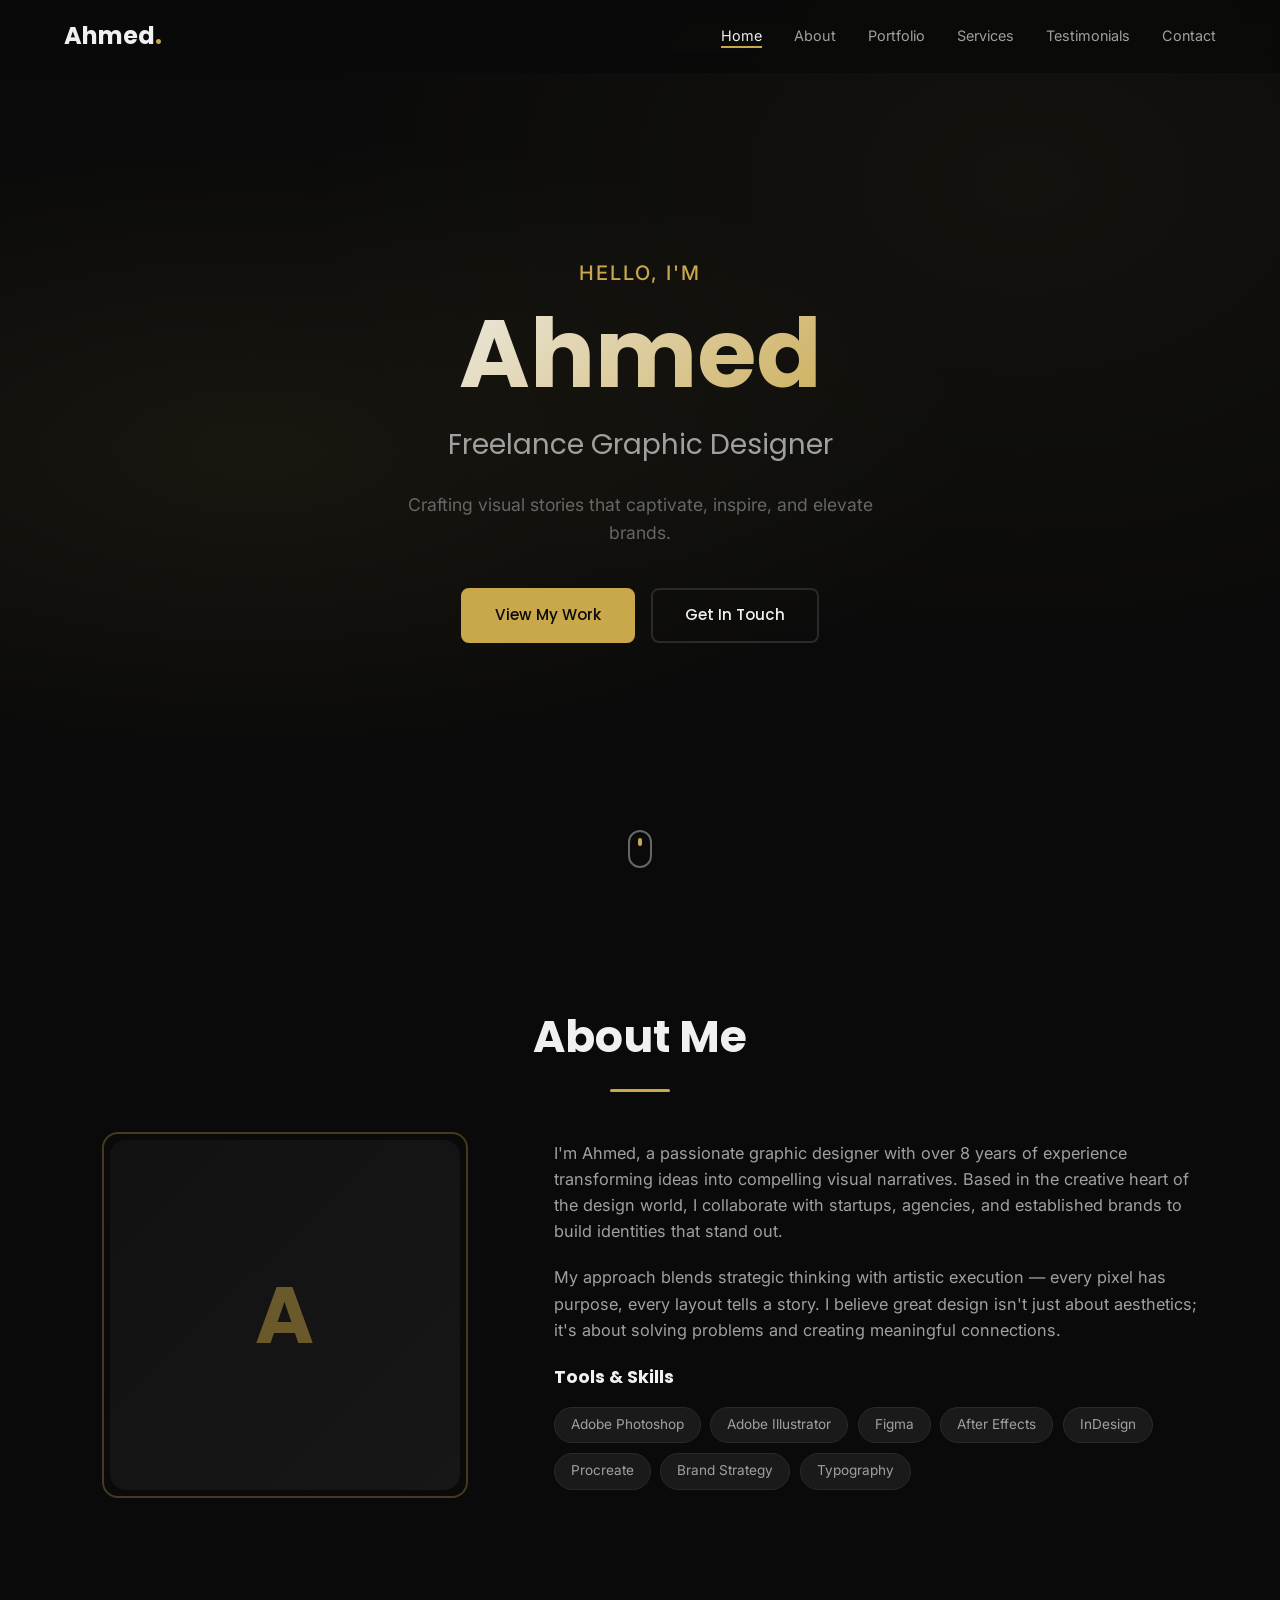
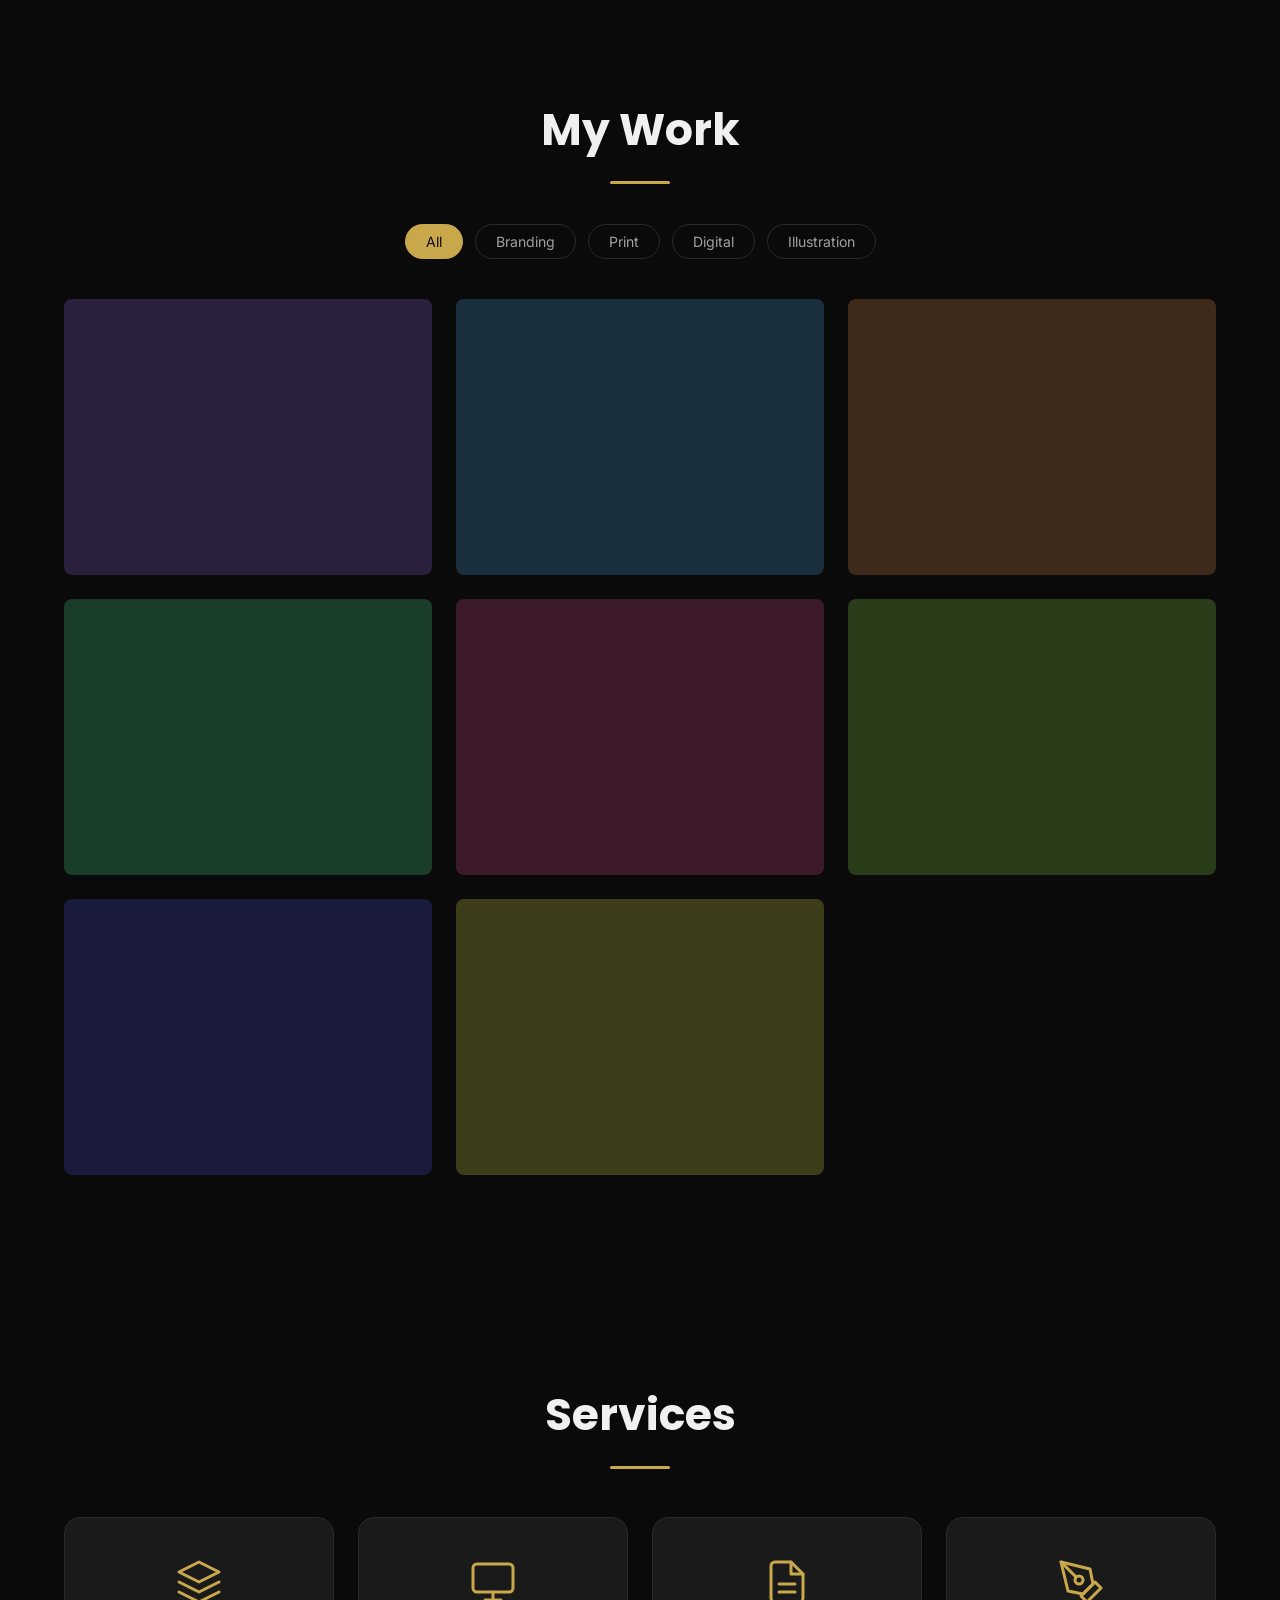
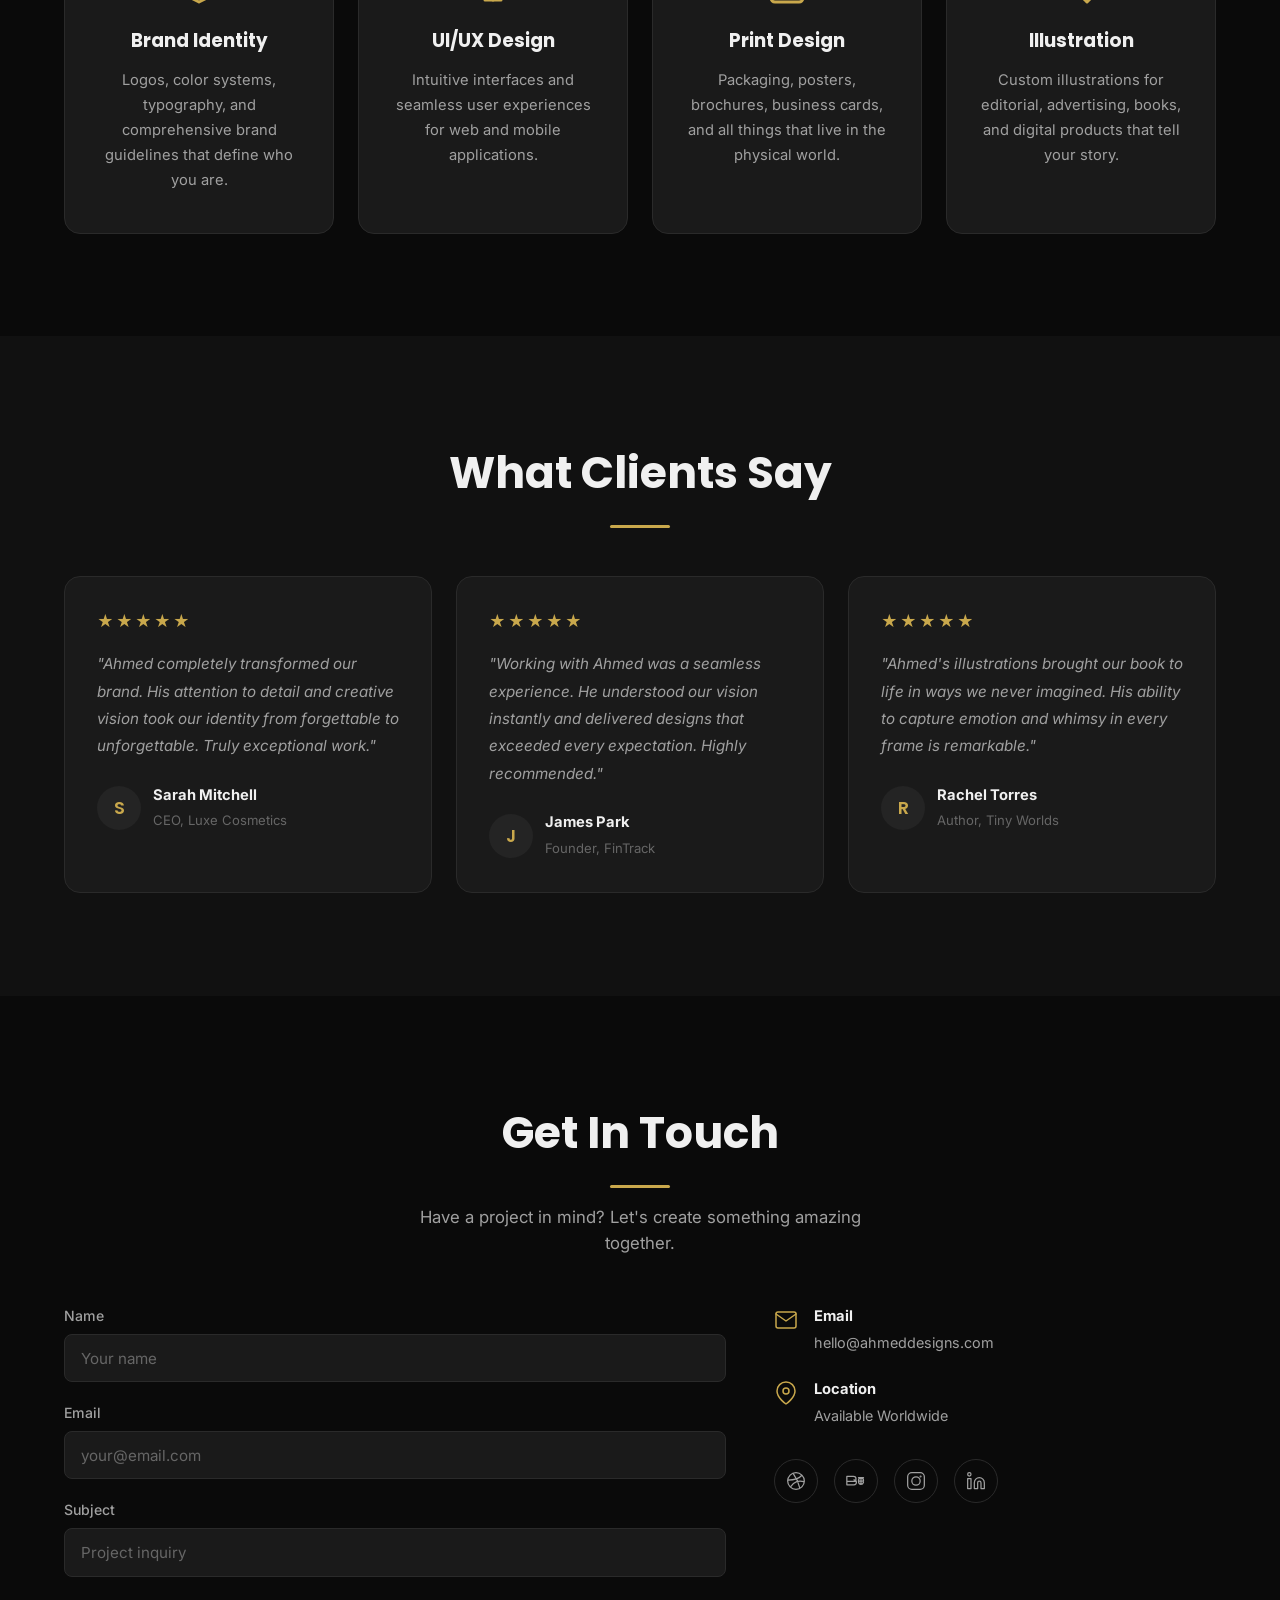
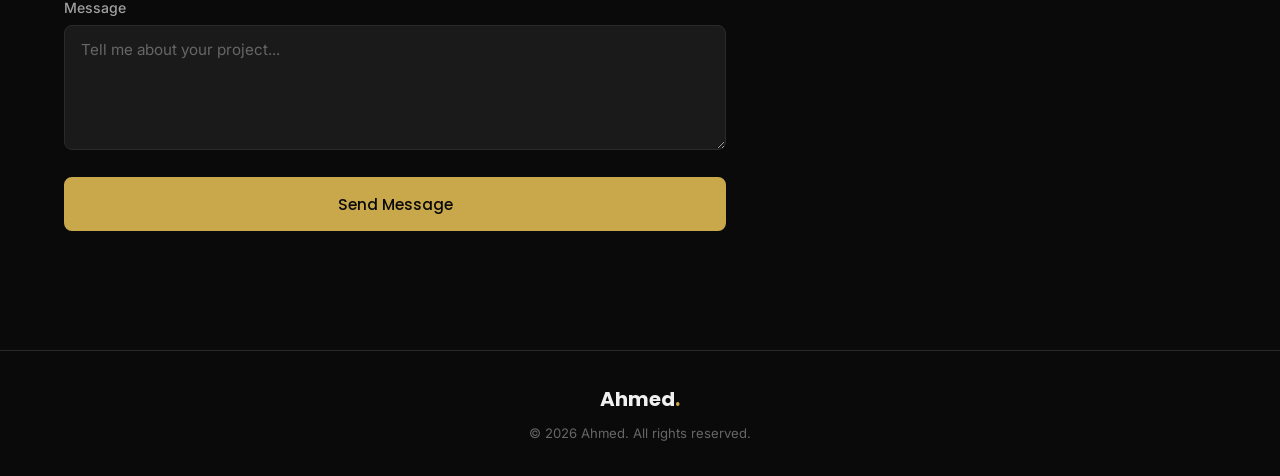
<file: index.html>
<!DOCTYPE html>
<html lang="en">
<head>
    <meta charset="UTF-8">
    <meta name="viewport" content="width=device-width, initial-scale=1.0">
    <title>Ahmed — Freelance Graphic Designer</title>
    <meta name="description" content="Ahmed is a freelance graphic designer specializing in brand identity, print design, UI/UX, and illustration. View portfolio and get in touch.">
    <meta property="og:title" content="Ahmed — Freelance Graphic Designer">
    <meta property="og:description" content="Creative graphic design services — branding, print, digital, and illustration.">
    <meta property="og:type" content="website">
    <link rel="preconnect" href="https://fonts.googleapis.com">
    <link rel="preconnect" href="https://fonts.gstatic.com" crossorigin>
    <link href="https://fonts.googleapis.com/css2?family=Poppins:wght@400;500;600;700&family=Inter:wght@300;400;500&display=swap" rel="stylesheet">
    <link rel="stylesheet" href="css/styles.css">
</head>
<body>
    <!-- Navigation -->
    <header class="header" id="header">
        <nav class="nav container">
            <a href="#" class="nav__logo">Ahmed<span class="accent">.</span></a>
            <button class="nav__toggle" id="nav-toggle" aria-label="Toggle navigation" aria-expanded="false">
                <span class="hamburger"></span>
            </button>
            <ul class="nav__menu" id="nav-menu">
                <li><a href="#hero" class="nav__link active">Home</a></li>
                <li><a href="#about" class="nav__link">About</a></li>
                <li><a href="#portfolio" class="nav__link">Portfolio</a></li>
                <li><a href="#services" class="nav__link">Services</a></li>
                <li><a href="#testimonials" class="nav__link">Testimonials</a></li>
                <li><a href="#contact" class="nav__link">Contact</a></li>
            </ul>
        </nav>
    </header>

    <main>
        <!-- Hero Section -->
        <section class="hero" id="hero">
            <div class="hero__bg"></div>
            <div class="hero__content container">
                <p class="hero__greeting animate-on-scroll">Hello, I'm</p>
                <h1 class="hero__name animate-on-scroll">Ahmed</h1>
                <p class="hero__title animate-on-scroll">Freelance Graphic Designer</p>
                <p class="hero__tagline animate-on-scroll">Crafting visual stories that captivate, inspire, and elevate brands.</p>
                <div class="hero__cta animate-on-scroll">
                    <a href="#portfolio" class="btn btn--primary">View My Work</a>
                    <a href="#contact" class="btn btn--outline">Get In Touch</a>
                </div>
            </div>
            <a href="#about" class="hero__scroll" aria-label="Scroll down">
                <span class="hero__scroll-icon"></span>
            </a>
        </section>

        <!-- About Section -->
        <section class="about section" id="about">
            <div class="container">
                <h2 class="section__title animate-on-scroll">About Me</h2>
                <div class="about__grid">
                    <div class="about__image animate-on-scroll">
                        <div class="about__image-wrapper">
                            <div class="about__image-placeholder">A</div>
                        </div>
                    </div>
                    <div class="about__text animate-on-scroll">
                        <p>I'm Ahmed, a passionate graphic designer with over 8 years of experience transforming ideas into compelling visual narratives. Based in the creative heart of the design world, I collaborate with startups, agencies, and established brands to build identities that stand out.</p>
                        <p>My approach blends strategic thinking with artistic execution — every pixel has purpose, every layout tells a story. I believe great design isn't just about aesthetics; it's about solving problems and creating meaningful connections.</p>
                        <div class="about__skills">
                            <h3>Tools &amp; Skills</h3>
                            <ul class="skills__list">
                                <li>Adobe Photoshop</li>
                                <li>Adobe Illustrator</li>
                                <li>Figma</li>
                                <li>After Effects</li>
                                <li>InDesign</li>
                                <li>Procreate</li>
                                <li>Brand Strategy</li>
                                <li>Typography</li>
                            </ul>
                        </div>
                    </div>
                </div>
            </div>
        </section>

        <!-- Portfolio Section -->
        <section class="portfolio section" id="portfolio">
            <div class="container">
                <h2 class="section__title animate-on-scroll">My Work</h2>
                <div class="portfolio__filters animate-on-scroll">
                    <button class="filter-btn active" data-filter="all">All</button>
                    <button class="filter-btn" data-filter="branding">Branding</button>
                    <button class="filter-btn" data-filter="print">Print</button>
                    <button class="filter-btn" data-filter="digital">Digital</button>
                    <button class="filter-btn" data-filter="illustration">Illustration</button>
                </div>
                <div class="portfolio__grid">
                    <div class="portfolio__item" data-category="branding">
                        <div class="portfolio__thumb" style="background-color: #2a1f3d;">
                            <div class="portfolio__overlay">
                                <h3>Luxe Cosmetics</h3>
                                <p>Brand Identity</p>
                            </div>
                        </div>
                        <div class="portfolio__data" data-title="Luxe Cosmetics" data-description="Complete brand identity for a luxury cosmetics line — logo, color palette, packaging, and brand guidelines."></div>
                    </div>
                    <div class="portfolio__item" data-category="digital">
                        <div class="portfolio__thumb" style="background-color: #1a2f3d;">
                            <div class="portfolio__overlay">
                                <h3>FinTrack App</h3>
                                <p>UI/UX Design</p>
                            </div>
                        </div>
                        <div class="portfolio__data" data-title="FinTrack App" data-description="Mobile app UI/UX design for a personal finance tracker — wireframes, prototypes, and final screens."></div>
                    </div>
                    <div class="portfolio__item" data-category="print">
                        <div class="portfolio__thumb" style="background-color: #3d2a1a;">
                            <div class="portfolio__overlay">
                                <h3>Brew & Co.</h3>
                                <p>Packaging Design</p>
                            </div>
                        </div>
                        <div class="portfolio__data" data-title="Brew & Co." data-description="Artisan coffee packaging design — label design, box layout, and print-ready files for a specialty roaster."></div>
                    </div>
                    <div class="portfolio__item" data-category="illustration">
                        <div class="portfolio__thumb" style="background-color: #1a3d2a;">
                            <div class="portfolio__overlay">
                                <h3>Urban Jungle</h3>
                                <p>Editorial Illustration</p>
                            </div>
                        </div>
                        <div class="portfolio__data" data-title="Urban Jungle" data-description="Series of editorial illustrations for a sustainability magazine — hand-drawn and digitally colored."></div>
                    </div>
                    <div class="portfolio__item" data-category="branding">
                        <div class="portfolio__thumb" style="background-color: #3d1a2a;">
                            <div class="portfolio__overlay">
                                <h3>Nomad Studio</h3>
                                <p>Visual Identity</p>
                            </div>
                        </div>
                        <div class="portfolio__data" data-title="Nomad Studio" data-description="Visual identity for a co-working space — logo system, signage, stationery, and digital templates."></div>
                    </div>
                    <div class="portfolio__item" data-category="digital">
                        <div class="portfolio__thumb" style="background-color: #2a3d1a;">
                            <div class="portfolio__overlay">
                                <h3>GreenPlate</h3>
                                <p>Website Design</p>
                            </div>
                        </div>
                        <div class="portfolio__data" data-title="GreenPlate" data-description="Responsive website design for an organic meal delivery service — landing page, menu UI, and checkout flow."></div>
                    </div>
                    <div class="portfolio__item" data-category="print">
                        <div class="portfolio__thumb" style="background-color: #1a1a3d;">
                            <div class="portfolio__overlay">
                                <h3>Pulse Festival</h3>
                                <p>Poster Design</p>
                            </div>
                        </div>
                        <div class="portfolio__data" data-title="Pulse Festival" data-description="Event poster and promotional materials for an electronic music festival — bold typography and neon aesthetics."></div>
                    </div>
                    <div class="portfolio__item" data-category="illustration">
                        <div class="portfolio__thumb" style="background-color: #3d3d1a;">
                            <div class="portfolio__overlay">
                                <h3>Tiny Worlds</h3>
                                <p>Children's Book</p>
                            </div>
                        </div>
                        <div class="portfolio__data" data-title="Tiny Worlds" data-description="Full illustration set for a children's picture book — 24 pages of whimsical character and environment art."></div>
                    </div>
                </div>
            </div>
        </section>

        <!-- Services Section -->
        <section class="services section" id="services">
            <div class="container">
                <h2 class="section__title animate-on-scroll">Services</h2>
                <div class="services__grid">
                    <div class="service-card animate-on-scroll">
                        <div class="service-card__icon">
                            <svg viewBox="0 0 24 24" fill="none" stroke="currentColor" stroke-width="1.5" stroke-linecap="round" stroke-linejoin="round"><path d="M12 2L2 7l10 5 10-5-10-5z"/><path d="M2 17l10 5 10-5"/><path d="M2 12l10 5 10-5"/></svg>
                        </div>
                        <h3>Brand Identity</h3>
                        <p>Logos, color systems, typography, and comprehensive brand guidelines that define who you are.</p>
                    </div>
                    <div class="service-card animate-on-scroll">
                        <div class="service-card__icon">
                            <svg viewBox="0 0 24 24" fill="none" stroke="currentColor" stroke-width="1.5" stroke-linecap="round" stroke-linejoin="round"><rect x="2" y="3" width="20" height="14" rx="2"/><line x1="8" y1="21" x2="16" y2="21"/><line x1="12" y1="17" x2="12" y2="21"/></svg>
                        </div>
                        <h3>UI/UX Design</h3>
                        <p>Intuitive interfaces and seamless user experiences for web and mobile applications.</p>
                    </div>
                    <div class="service-card animate-on-scroll">
                        <div class="service-card__icon">
                            <svg viewBox="0 0 24 24" fill="none" stroke="currentColor" stroke-width="1.5" stroke-linecap="round" stroke-linejoin="round"><path d="M14 2H6a2 2 0 0 0-2 2v16a2 2 0 0 0 2 2h12a2 2 0 0 0 2-2V8z"/><polyline points="14 2 14 8 20 8"/><line x1="16" y1="13" x2="8" y2="13"/><line x1="16" y1="17" x2="8" y2="17"/></svg>
                        </div>
                        <h3>Print Design</h3>
                        <p>Packaging, posters, brochures, business cards, and all things that live in the physical world.</p>
                    </div>
                    <div class="service-card animate-on-scroll">
                        <div class="service-card__icon">
                            <svg viewBox="0 0 24 24" fill="none" stroke="currentColor" stroke-width="1.5" stroke-linecap="round" stroke-linejoin="round"><path d="M12 19l7-7 3 3-7 7-3-3z"/><path d="M18 13l-1.5-7.5L2 2l3.5 14.5L13 18l5-5z"/><path d="M2 2l7.586 7.586"/><circle cx="11" cy="11" r="2"/></svg>
                        </div>
                        <h3>Illustration</h3>
                        <p>Custom illustrations for editorial, advertising, books, and digital products that tell your story.</p>
                    </div>
                </div>
            </div>
        </section>

        <!-- Testimonials Section -->
        <section class="testimonials section" id="testimonials">
            <div class="container">
                <h2 class="section__title animate-on-scroll">What Clients Say</h2>
                <div class="testimonials__grid">
                    <div class="testimonial-card animate-on-scroll">
                        <div class="testimonial-card__stars">&#9733;&#9733;&#9733;&#9733;&#9733;</div>
                        <blockquote>
                            <p>"Ahmed completely transformed our brand. His attention to detail and creative vision took our identity from forgettable to unforgettable. Truly exceptional work."</p>
                        </blockquote>
                        <div class="testimonial-card__author">
                            <div class="testimonial-card__avatar">S</div>
                            <div>
                                <strong>Sarah Mitchell</strong>
                                <span>CEO, Luxe Cosmetics</span>
                            </div>
                        </div>
                    </div>
                    <div class="testimonial-card animate-on-scroll">
                        <div class="testimonial-card__stars">&#9733;&#9733;&#9733;&#9733;&#9733;</div>
                        <blockquote>
                            <p>"Working with Ahmed was a seamless experience. He understood our vision instantly and delivered designs that exceeded every expectation. Highly recommended."</p>
                        </blockquote>
                        <div class="testimonial-card__author">
                            <div class="testimonial-card__avatar">J</div>
                            <div>
                                <strong>James Park</strong>
                                <span>Founder, FinTrack</span>
                            </div>
                        </div>
                    </div>
                    <div class="testimonial-card animate-on-scroll">
                        <div class="testimonial-card__stars">&#9733;&#9733;&#9733;&#9733;&#9733;</div>
                        <blockquote>
                            <p>"Ahmed's illustrations brought our book to life in ways we never imagined. His ability to capture emotion and whimsy in every frame is remarkable."</p>
                        </blockquote>
                        <div class="testimonial-card__author">
                            <div class="testimonial-card__avatar">R</div>
                            <div>
                                <strong>Rachel Torres</strong>
                                <span>Author, Tiny Worlds</span>
                            </div>
                        </div>
                    </div>
                </div>
            </div>
        </section>

        <!-- Contact Section -->
        <section class="contact section" id="contact">
            <div class="container">
                <h2 class="section__title animate-on-scroll">Get In Touch</h2>
                <p class="section__subtitle animate-on-scroll">Have a project in mind? Let's create something amazing together.</p>
                <div class="contact__grid">
                    <form class="contact__form animate-on-scroll" id="contact-form" action="https://formspree.io/f/YOUR_FORM_ID" method="POST" novalidate>
                        <div class="form-group">
                            <label for="name">Name</label>
                            <input type="text" id="name" name="name" placeholder="Your name" required>
                            <span class="form-error"></span>
                        </div>
                        <div class="form-group">
                            <label for="email">Email</label>
                            <input type="email" id="email" name="email" placeholder="your@email.com" required>
                            <span class="form-error"></span>
                        </div>
                        <div class="form-group">
                            <label for="subject">Subject</label>
                            <input type="text" id="subject" name="subject" placeholder="Project inquiry">
                        </div>
                        <div class="form-group">
                            <label for="message">Message</label>
                            <textarea id="message" name="message" rows="5" placeholder="Tell me about your project..." required></textarea>
                            <span class="form-error"></span>
                        </div>
                        <button type="submit" class="btn btn--primary btn--full">Send Message</button>
                        <p class="form-status" id="form-status"></p>
                    </form>
                    <div class="contact__info animate-on-scroll">
                        <div class="contact__info-item">
                            <svg viewBox="0 0 24 24" fill="none" stroke="currentColor" stroke-width="1.5" stroke-linecap="round" stroke-linejoin="round"><path d="M4 4h16c1.1 0 2 .9 2 2v12c0 1.1-.9 2-2 2H4c-1.1 0-2-.9-2-2V6c0-1.1.9-2 2-2z"/><polyline points="22,6 12,13 2,6"/></svg>
                            <div>
                                <strong>Email</strong>
                                <p>hello@ahmeddesigns.com</p>
                            </div>
                        </div>
                        <div class="contact__info-item">
                            <svg viewBox="0 0 24 24" fill="none" stroke="currentColor" stroke-width="1.5" stroke-linecap="round" stroke-linejoin="round"><path d="M21 10c0 7-9 13-9 13s-9-6-9-13a9 9 0 0 1 18 0z"/><circle cx="12" cy="10" r="3"/></svg>
                            <div>
                                <strong>Location</strong>
                                <p>Available Worldwide</p>
                            </div>
                        </div>
                        <div class="contact__socials">
                            <a href="#" aria-label="Dribbble" class="social-link">
                                <svg viewBox="0 0 24 24" fill="none" stroke="currentColor" stroke-width="1.5"><circle cx="12" cy="12" r="10"/><path d="M8.56 2.75c4.37 6.03 6.02 9.42 8.03 17.72m2.54-15.38c-3.72 4.35-8.94 5.66-16.88 5.85m19.5 1.9c-3.5-.93-6.63-.82-8.94 0-2.58.92-5.01 2.86-7.44 6.32"/></svg>
                            </a>
                            <a href="#" aria-label="Behance" class="social-link">
                                <svg viewBox="0 0 24 24" fill="none" stroke="currentColor" stroke-width="1.5" stroke-linecap="round" stroke-linejoin="round"><path d="M1 12.5h8c1.5 0 3-1 3-3s-1.5-3-3-3H1v10h8.5c1.5 0 3-1 3-3s-1.5-3-3-3"/><path d="M15 8h6m-3 0v8m-3-4h6c0-2.5-1.5-4-3-4s-3 1.5-3 4c0 2.5 1.5 4 3 4s2.5-1 3-2.5"/></svg>
                            </a>
                            <a href="#" aria-label="Instagram" class="social-link">
                                <svg viewBox="0 0 24 24" fill="none" stroke="currentColor" stroke-width="1.5" stroke-linecap="round" stroke-linejoin="round"><rect x="2" y="2" width="20" height="20" rx="5"/><circle cx="12" cy="12" r="5"/><circle cx="17.5" cy="6.5" r="0.5" fill="currentColor"/></svg>
                            </a>
                            <a href="#" aria-label="LinkedIn" class="social-link">
                                <svg viewBox="0 0 24 24" fill="none" stroke="currentColor" stroke-width="1.5" stroke-linecap="round" stroke-linejoin="round"><path d="M16 8a6 6 0 0 1 6 6v7h-4v-7a2 2 0 0 0-2-2 2 2 0 0 0-2 2v7h-4v-7a6 6 0 0 1 6-6z"/><rect x="2" y="9" width="4" height="12"/><circle cx="4" cy="4" r="2"/></svg>
                            </a>
                        </div>
                    </div>
                </div>
            </div>
        </section>
    </main>

    <!-- Footer -->
    <footer class="footer">
        <div class="container">
            <a href="#" class="footer__logo">Ahmed<span class="accent">.</span></a>
            <p class="footer__copy">&copy; 2026 Ahmed. All rights reserved.</p>
        </div>
    </footer>

    <!-- Back to Top -->
    <button class="back-to-top" id="back-to-top" aria-label="Back to top">
        <svg viewBox="0 0 24 24" fill="none" stroke="currentColor" stroke-width="2" stroke-linecap="round" stroke-linejoin="round"><polyline points="18 15 12 9 6 15"/></svg>
    </button>

    <!-- Lightbox -->
    <div class="lightbox" id="lightbox" role="dialog" aria-modal="true" aria-label="Portfolio image viewer">
        <button class="lightbox__close" aria-label="Close lightbox">&times;</button>
        <button class="lightbox__prev" aria-label="Previous image">&#8249;</button>
        <button class="lightbox__next" aria-label="Next image">&#8250;</button>
        <div class="lightbox__content">
            <div class="lightbox__image-wrapper">
                <div class="lightbox__image" id="lightbox-image"></div>
            </div>
            <div class="lightbox__info">
                <h3 id="lightbox-title"></h3>
                <p id="lightbox-desc"></p>
            </div>
        </div>
    </div>

    <script defer src="js/main.js"></script>
</body>
</html>
</file>
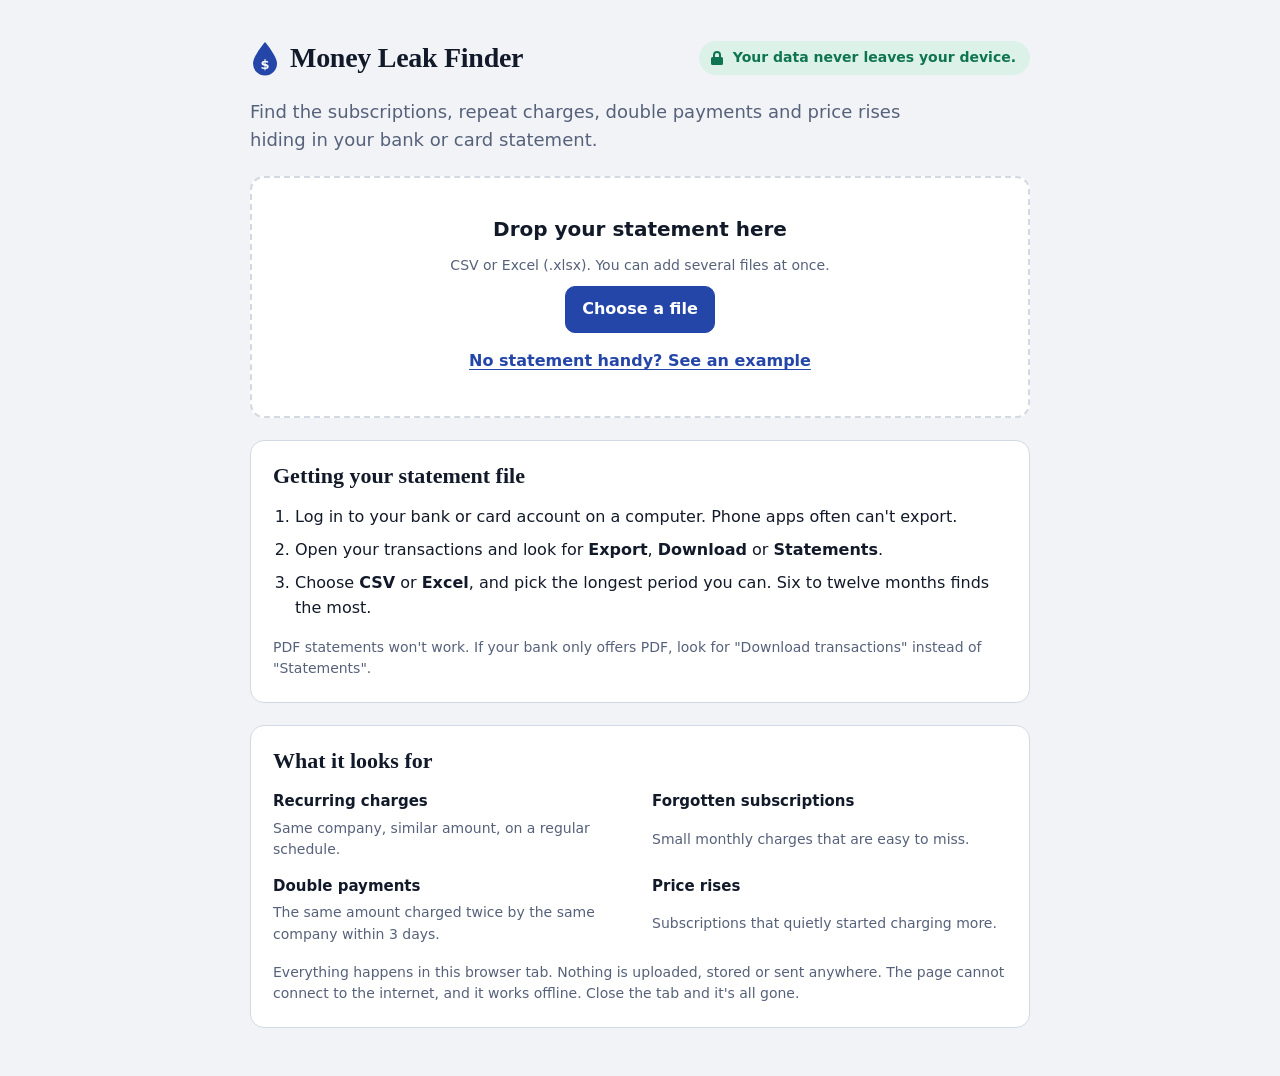
<file: money-leak-finder/index.html>
<!doctype html>
<html lang="en">
<head>
<meta charset="utf-8">
<meta name="viewport" content="width=device-width, initial-scale=1, viewport-fit=cover">
<!-- The page is not allowed to connect to anything: no fetch, no images, no fonts from the internet. -->
<meta http-equiv="Content-Security-Policy" content="default-src 'none'; script-src 'unsafe-inline'; style-src 'unsafe-inline'; img-src data: blob:; connect-src 'none'; form-action 'none'; base-uri 'none'">
<title>Money Leak Finder</title>
<meta name="description" content="Find recurring charges, forgotten subscriptions, duplicate payments and price rises in your bank statement. Runs entirely in your browser.">
<style>
:root {
  --bg: #F1F3F7;
  --surface: #FFFFFF;
  --surface-2: #E8ECF3;
  --line: #D3D9E3;
  --ink: #121A2A;
  --muted: #56617A;
  --accent: #2446A8;
  --accent-soft: #E2E8FA;
  --accent-ink: #FFFFFF;
  --good: #0E7452;
  --good-soft: #DCF2E8;
  --warn: #8F5200;
  --warn-soft: #FCEED6;
  --bad: #AE2A20;
  --bad-soft: #FBE4E1;
  --shadow: 0 1px 2px rgba(18, 26, 42, .06), 0 6px 20px rgba(18, 26, 42, .06);
  --serif: "Iowan Old Style", "Palatino Linotype", Palatino, "Book Antiqua", Georgia, serif;
  --sans: system-ui, -apple-system, "Segoe UI", Roboto, "Helvetica Neue", Arial, sans-serif;
  --radius: 14px;
  color-scheme: light;
}
@media (prefers-color-scheme: dark) {
  :root:not([data-theme="light"]) {
    --bg: #0D121A;
    --surface: #151C27;
    --surface-2: #1C2532;
    --line: #2A3445;
    --ink: #E5E9F0;
    --muted: #97A1B3;
    --accent: #92A8F4;
    --accent-soft: #1E2946;
    --accent-ink: #0D121A;
    --good: #4DC79A;
    --good-soft: #11342A;
    --warn: #EFB25A;
    --warn-soft: #35270E;
    --bad: #FF8E84;
    --bad-soft: #3A1815;
    --shadow: 0 1px 2px rgba(0, 0, 0, .3);
    color-scheme: dark;
  }
}
:root[data-theme="dark"] {
  --bg: #0D121A;
  --surface: #151C27;
  --surface-2: #1C2532;
  --line: #2A3445;
  --ink: #E5E9F0;
  --muted: #97A1B3;
  --accent: #92A8F4;
  --accent-soft: #1E2946;
  --accent-ink: #0D121A;
  --good: #4DC79A;
  --good-soft: #11342A;
  --warn: #EFB25A;
  --warn-soft: #35270E;
  --bad: #FF8E84;
  --bad-soft: #3A1815;
  --shadow: 0 1px 2px rgba(0, 0, 0, .3);
  color-scheme: dark;
}

* { box-sizing: border-box; }
html { -webkit-text-size-adjust: 100%; }
body {
  margin: 0;
  background: var(--bg);
  color: var(--ink);
  font: 16px/1.55 var(--sans);
  padding-inline: 16px;
}
[hidden] { display: none !important; }
.wrap { max-width: 780px; margin: 0 auto; padding-block: 28px 40px; display: grid; gap: 22px; }
h1, h2, h3 { margin: 0; line-height: 1.2; text-wrap: balance; }
p { margin: 0; }
a { color: var(--accent); }
button, input, select { font: inherit; color: inherit; }
:focus-visible { outline: 3px solid var(--accent); outline-offset: 2px; border-radius: 6px; }
.num { font-variant-numeric: tabular-nums; }
.muted { color: var(--muted); }
.small { font-size: 14px; }
.eyebrow { font-size: 12px; letter-spacing: .08em; text-transform: uppercase; color: var(--muted); font-weight: 600; }

/* Header */
.top { display: flex; flex-wrap: wrap; align-items: center; justify-content: space-between; gap: 12px 20px; }
.brand { display: flex; align-items: center; gap: 10px; }
.brand svg { flex: none; }
.brand h1 { font-family: var(--serif); font-size: 28px; font-weight: 700; letter-spacing: -.01em; }
.privacy {
  display: inline-flex; align-items: center; gap: 8px;
  background: var(--good-soft); color: var(--good);
  border-radius: 999px; padding: 6px 14px 6px 10px;
  font-size: 14px; font-weight: 600;
}
.lede { font-size: 18px; color: var(--muted); max-width: 60ch; }

/* Panels */
.panel { background: var(--surface); border: 1px solid var(--line); border-radius: var(--radius); padding: 22px; display: grid; gap: 16px; }
.panel h2 { font-family: var(--serif); font-size: 22px; }

/* Drop zone */
.drop {
  border: 2px dashed var(--line); border-radius: var(--radius);
  background: var(--surface);
  padding: 36px 20px; text-align: center; display: grid; gap: 10px; justify-items: center;
  transition: border-color .15s, background-color .15s;
}
.drop.over { border-color: var(--accent); background: var(--accent-soft); }
.drop strong { font-size: 20px; }
.drop .hint { color: var(--muted); font-size: 14px; }

.btn {
  display: inline-flex; align-items: center; justify-content: center; gap: 8px;
  border-radius: 10px; border: 1px solid var(--line); background: var(--surface);
  padding: 10px 16px; font-weight: 600; cursor: pointer; text-decoration: none; color: var(--ink);
  min-height: 44px;
}
.btn:hover { border-color: var(--accent); }
.btn.primary { background: var(--accent); color: var(--accent-ink); border-color: var(--accent); }
.btn.primary:hover { filter: brightness(1.08); }
.btn.link { border: 0; background: none; color: var(--accent); padding: 6px 4px; min-height: 0; text-decoration: underline; text-underline-offset: 3px; font-weight: 600; }
.row { display: flex; flex-wrap: wrap; gap: 10px; align-items: center; }

.steps { margin: 0; padding-left: 22px; display: grid; gap: 8px; }
.looks { display: grid; grid-template-columns: repeat(auto-fit, minmax(260px, 1fr)); gap: 14px 24px; }
.look { display: grid; gap: 4px; }
.look strong { font-size: 15px; }
.look span { font-size: 14px; color: var(--muted); }

.alert { border-radius: 12px; padding: 14px 16px; background: var(--bad-soft); color: var(--bad); font-weight: 500; }
.note { border-radius: 12px; padding: 12px 16px; background: var(--warn-soft); color: var(--warn); font-size: 15px; }
.example-banner { border-radius: 12px; padding: 12px 16px; background: var(--accent-soft); color: var(--accent); font-weight: 600; font-size: 15px; }

/* Column check */
.fields { display: grid; grid-template-columns: repeat(auto-fit, minmax(220px, 1fr)); gap: 14px 18px; }
.field { display: grid; gap: 6px; align-content: start; }
.field label, .field .label { font-weight: 600; font-size: 15px; }
.field .help { font-size: 13px; color: var(--muted); }
select {
  width: 100%; min-height: 44px; border-radius: 10px; border: 1px solid var(--line);
  background: var(--surface); padding: 8px 10px;
}
.choice { display: flex; gap: 8px; align-items: flex-start; font-size: 15px; cursor: pointer; }
.choice input { margin-top: 5px; accent-color: var(--accent); }
.issues { margin: 0; padding-left: 20px; color: var(--warn); }
.table-scroll { overflow-x: auto; border: 1px solid var(--line); border-radius: 10px; }
table { border-collapse: collapse; width: 100%; font-size: 14px; }
th, td { text-align: left; padding: 8px 10px; border-bottom: 1px solid var(--line); vertical-align: top; }
th { background: var(--surface-2); font-weight: 600; white-space: nowrap; }
tr:last-child td { border-bottom: 0; }
td.money, th.money { text-align: right; white-space: nowrap; font-variant-numeric: tabular-nums; }
td.date { white-space: nowrap; }

/* Results */
.readline { display: flex; flex-wrap: wrap; gap: 4px 12px; align-items: baseline; font-size: 14px; color: var(--muted); }
.summary { background: var(--surface); border: 1px solid var(--line); border-radius: var(--radius); box-shadow: var(--shadow); padding: 22px; display: grid; gap: 16px; }
.totals { display: grid; grid-template-columns: repeat(auto-fit, minmax(200px, 1fr)); gap: 16px; }
.total { display: grid; gap: 2px; }
.total .big { font-size: clamp(30px, 7vw, 40px); font-weight: 700; letter-spacing: -.02em; font-variant-numeric: tabular-nums; line-height: 1.1; }
.total .unit { color: var(--muted); font-size: 15px; }
.counts { display: flex; flex-wrap: wrap; gap: 8px; }
.count { border-radius: 999px; background: var(--surface-2); padding: 4px 12px; font-size: 14px; }
.count b { font-variant-numeric: tabular-nums; }

.list { display: grid; gap: 12px; margin: 0; padding: 0; list-style: none; }
.finding {
  background: var(--surface); border: 1px solid var(--line); border-radius: var(--radius);
  padding: 18px; display: grid; gap: 10px; position: relative;
}
.finding.cancelled { border-color: var(--good); box-shadow: inset 4px 0 0 var(--good); }
.finding.kept { opacity: .78; }
.f-head { display: flex; justify-content: space-between; gap: 8px 16px; align-items: flex-start; flex-wrap: wrap; }
.f-title { display: grid; gap: 6px; min-width: 0; }
.f-title h3 { font-size: 19px; overflow-wrap: anywhere; }
.f-cost { text-align: right; display: grid; justify-items: end; }
.f-cost strong { font-size: 22px; font-variant-numeric: tabular-nums; line-height: 1.2; }
.f-cost span { font-size: 13px; color: var(--muted); }
.chips { display: flex; flex-wrap: wrap; gap: 6px; }
.chip { font-size: 12.5px; font-weight: 600; border-radius: 999px; padding: 2px 10px; border: 1.5px solid transparent; background: var(--surface-2); color: var(--ink); }
.chip.likely { background: var(--ink); color: var(--surface); }
.chip.possible { background: transparent; border: 1.5px dashed var(--muted); color: var(--muted); }
.chip.rise { background: var(--warn-soft); color: var(--warn); }
.chip.dup { background: var(--bad-soft); color: var(--bad); }
.chip.stop { background: var(--surface-2); color: var(--muted); }
.f-line { font-size: 15px; }
.f-why { font-size: 15px; color: var(--muted); }
.f-price { font-size: 15px; background: var(--warn-soft); color: var(--warn); border-radius: 10px; padding: 8px 12px; }
.f-dup { font-size: 15px; background: var(--bad-soft); color: var(--bad); border-radius: 10px; padding: 8px 12px; }
.f-actions { display: flex; flex-wrap: wrap; gap: 10px 16px; align-items: center; justify-content: space-between; }
.seg { display: inline-flex; border: 1px solid var(--line); border-radius: 10px; overflow: hidden; }
.seg button { border: 0; background: var(--surface); padding: 8px 18px; font-weight: 600; cursor: pointer; min-height: 42px; }
.seg button + button { border-left: 1px solid var(--line); }
.seg button[aria-pressed="true"].keep { background: var(--surface-2); color: var(--ink); }
.seg button[aria-pressed="true"].cancel { background: var(--good); color: var(--surface); }
details summary { cursor: pointer; color: var(--accent); font-weight: 600; font-size: 14px; }
details[open] summary { margin-bottom: 8px; }
.charges td, .charges th { padding: 6px 10px; }

.stopped-list { display: grid; gap: 8px; margin: 0; padding: 0; list-style: none; }
.stopped-list li { display: flex; flex-wrap: wrap; justify-content: space-between; gap: 4px 12px; padding: 10px 12px; border-radius: 10px; background: var(--surface-2); font-size: 15px; }

.savebar {
  position: sticky; bottom: 0; z-index: 5;
  margin-inline: -16px;
  padding: 12px 16px calc(12px + env(safe-area-inset-bottom, 0px));
  background: var(--surface); border: 1px solid var(--line); border-bottom: 0; border-radius: 14px 14px 0 0;
  box-shadow: 0 -6px 20px rgba(0, 0, 0, .06);
}
.savebar-inner { max-width: 780px; margin: 0 auto; display: flex; flex-wrap: wrap; gap: 10px 16px; align-items: center; justify-content: space-between; }
.save-amount { display: grid; }
.save-amount .label { font-size: 13px; color: var(--muted); font-weight: 600; }
.save-amount strong { font-size: 26px; color: var(--good); font-variant-numeric: tabular-nums; line-height: 1.15; }
.save-amount .sub { font-size: 13px; color: var(--muted); }

.foot { font-size: 14px; color: var(--muted); display: grid; gap: 6px; }

@media (min-width: 640px) {
  body { padding-inline: 24px; }
  .savebar { margin-inline: -24px; padding-inline: 24px; }
  .wrap { padding-block: 40px 48px; }
}
@media (max-width: 480px) {
  .f-cost { text-align: left; justify-items: start; }
  .brand h1 { font-size: 24px; }
}
@media (prefers-reduced-motion: reduce) {
  * { transition: none !important; }
}
</style>
</head>
<body>
<div class="wrap">

  <header class="top">
    <div class="brand">
      <svg width="30" height="36" viewBox="0 0 30 36" aria-hidden="true">
        <path d="M15 2 C15 2 3 16 3 23.5 A12 12 0 0 0 27 23.5 C27 16 15 2 15 2 Z" fill="var(--accent)"/>
        <text x="15" y="29" text-anchor="middle" font-family="system-ui, sans-serif" font-size="13" font-weight="700" fill="var(--accent-ink)">$</text>
      </svg>
      <h1>Money Leak Finder</h1>
    </div>
    <span class="privacy">
      <svg width="16" height="16" viewBox="0 0 16 16" aria-hidden="true"><path d="M4 7V5a4 4 0 0 1 8 0v2h.5A1.5 1.5 0 0 1 14 8.5v5a1.5 1.5 0 0 1-1.5 1.5h-9A1.5 1.5 0 0 1 2 13.5v-5A1.5 1.5 0 0 1 3.5 7H4Zm2 0h4V5a2 2 0 1 0-4 0v2Z" fill="currentColor"/></svg>
      Your data never leaves your device.
    </span>
  </header>

  <!-- ============ Step 1: choose a file ============ -->
  <section id="start" class="wrap" style="padding:0">
    <p class="lede">Find the subscriptions, repeat charges, double payments and price rises hiding in your bank or card statement.</p>

    <div id="drop" class="drop">
      <strong>Drop your statement here</strong>
      <span class="hint">CSV or Excel (.xlsx). You can add several files at once.</span>
      <label class="btn primary" for="file">Choose a file</label>
      <input id="file" type="file" accept=".csv,.txt,.tsv,.xlsx,text/csv,application/vnd.openxmlformats-officedocument.spreadsheetml.sheet" multiple hidden>
      <button id="example" class="btn link" type="button">No statement handy? See an example</button>
    </div>

    <div id="error" class="alert" role="alert" hidden></div>

    <div class="panel">
      <h2>Getting your statement file</h2>
      <ol class="steps">
        <li>Log in to your bank or card account on a computer. Phone apps often can't export.</li>
        <li>Open your transactions and look for <b>Export</b>, <b>Download</b> or <b>Statements</b>.</li>
        <li>Choose <b>CSV</b> or <b>Excel</b>, and pick the longest period you can. Six to twelve months finds the most.</li>
      </ol>
      <p class="small muted">PDF statements won't work. If your bank only offers PDF, look for "Download transactions" instead of "Statements".</p>
    </div>

    <div class="panel">
      <h2>What it looks for</h2>
      <div class="looks">
        <div class="look"><strong>Recurring charges</strong><span>Same company, similar amount, on a regular schedule.</span></div>
        <div class="look"><strong>Forgotten subscriptions</strong><span>Small monthly charges that are easy to miss.</span></div>
        <div class="look"><strong>Double payments</strong><span>The same amount charged twice by the same company within 3 days.</span></div>
        <div class="look"><strong>Price rises</strong><span>Subscriptions that quietly started charging more.</span></div>
      </div>
      <p class="small muted">Everything happens in this browser tab. Nothing is uploaded, stored or sent anywhere. The page cannot connect to the internet, and it works offline. Close the tab and it's all gone.</p>
    </div>
  </section>

  <!-- ============ Step 2: check the columns ============ -->
  <section id="columns" class="panel" hidden aria-labelledby="columns-title">
    <div style="display:grid;gap:6px">
      <span class="eyebrow" id="columns-file"></span>
      <h2 id="columns-title">Check how we read your file</h2>
      <p class="muted" id="columns-intro">We weren't completely sure which column is which. Check the choices below. The preview at the bottom updates as you change them.</p>
      <ul class="issues" id="columns-issues"></ul>
    </div>

    <div class="fields">
      <div class="field">
        <label for="c-header">Column names are on</label>
        <select id="c-header"></select>
      </div>
      <div class="field">
        <label for="c-date">Date of each payment</label>
        <select id="c-date"></select>
      </div>
      <div class="field" id="f-order">
        <label for="c-order">Dates are written</label>
        <select id="c-order">
          <option value="dmy">Day first (31/12/2025)</option>
          <option value="mdy">Month first (12/31/2025)</option>
        </select>
      </div>
      <div class="field">
        <label for="c-desc">What the payment was for</label>
        <select id="c-desc"></select>
        <span class="help">Usually called Description, Details, Payee or Name.</span>
      </div>
    </div>

    <div class="field">
      <span class="label">How are amounts shown?</span>
      <label class="choice"><input type="radio" name="c-mode" id="c-mode-single" value="single"> One column for all amounts (money in and money out)</label>
      <label class="choice"><input type="radio" name="c-mode" id="c-mode-split" value="split"> Two columns: one for money out, one for money in</label>
    </div>

    <div class="fields" id="f-single">
      <div class="field">
        <label for="c-amount">Amount</label>
        <select id="c-amount"></select>
      </div>
      <div class="field">
        <label for="c-sign">Money going out is shown as</label>
        <select id="c-sign">
          <option value="negative">Negative numbers, like -12.50</option>
          <option value="positive">Positive numbers, like 12.50</option>
        </select>
      </div>
      <div class="field">
        <label for="c-dir">Column that says "in" or "out"</label>
        <select id="c-dir"></select>
        <span class="help">Only some banks have this, for example a Debit/Credit column.</span>
      </div>
    </div>

    <div class="fields" id="f-split" hidden>
      <div class="field">
        <label for="c-out">Money out</label>
        <select id="c-out"></select>
      </div>
      <div class="field">
        <label for="c-in">Money in</label>
        <select id="c-in"></select>
      </div>
    </div>

    <div class="field">
      <label for="c-currency">Currency</label>
      <select id="c-currency" style="max-width:260px"></select>
    </div>

    <div style="display:grid;gap:8px">
      <h3 style="font-size:17px">Preview: how we read your first payments</h3>
      <p class="small muted" id="preview-count"></p>
      <div class="table-scroll"><table id="preview"></table></div>
    </div>

    <div class="row">
      <button id="columns-go" class="btn primary" type="button">Looks right, find my money leaks</button>
      <button id="columns-back" class="btn" type="button">Choose a different file</button>
    </div>
  </section>

  <!-- ============ Step 3: results ============ -->
  <section id="results" hidden style="display:grid;gap:18px">
    <div id="example-banner" class="example-banner" hidden>You're looking at a made-up example statement. Drop in your own file to check yours.</div>
    <div class="readline">
      <span id="readline"></span>
      <span class="row" style="gap:4px 12px">
        <span id="check-links"></span>
        <button id="restart" class="btn link" type="button">Start over</button>
      </span>
    </div>
    <div id="warnings" style="display:grid;gap:8px"></div>

    <div class="summary">
      <span class="eyebrow">Recurring charges we found</span>
      <div class="totals">
        <div class="total"><span class="big" id="t-month"></span><span class="unit">a month</span></div>
        <div class="total"><span class="big" id="t-year"></span><span class="unit">a year</span></div>
      </div>
      <p class="small muted" id="t-note"></p>
      <div class="counts" id="t-counts"></div>
    </div>

    <div style="display:grid;gap:10px">
      <h2 style="font-family:var(--serif);font-size:22px">What we found</h2>
      <p class="small muted">Sorted by cost per year, highest first. For each one, choose <b>Keep</b> or <b>Cancel</b>. For a double payment, choose Cancel if you'll ask for the money back.</p>
      <ul class="list" id="findings"></ul>
      <p id="nothing" class="panel" hidden></p>
    </div>

    <details id="stopped-wrap" class="panel" hidden>
      <summary id="stopped-title"></summary>
      <p class="small muted" style="margin-bottom:10px">These used to repeat but haven't been charged recently, so they're not in the totals. If you don't recognise one, check it hasn't just moved to another card.</p>
      <ul class="stopped-list" id="stopped"></ul>
    </details>

    <div class="foot">
      <p><b>These are educated guesses.</b> <b>Likely</b> means the pattern is strong. <b>Possible</b> means there's some evidence, but it could be a coincidence. Check each item before you cancel anything.</p>
      <p>Costs per month and per year are estimates based on the latest price and how often it was charged.</p>
    </div>

    <div class="savebar" role="region" aria-label="Savings">
      <div class="savebar-inner">
        <div class="save-amount" aria-live="polite">
          <span class="label">Money you could save per year</span>
          <strong id="save-total" class="num"></strong>
          <span class="sub" id="save-sub"></span>
        </div>
        <button id="download" class="btn" type="button">
          <svg width="16" height="16" viewBox="0 0 16 16" aria-hidden="true"><path d="M8 1.5v8.2l2.9-2.9 1.1 1.1L8 12 4 7.9l1.1-1.1L8 9.7V1.5h0ZM2 13h12v1.5H2V13Z" fill="currentColor"/></svg>
          Download results (CSV)
        </button>
      </div>
    </div>
  </section>

</div>

<!-- =====================================================================
     Detection engine. Pure functions, no page access, no network.
     tests/run-detection.mjs loads this block on its own and runs it in Node.
     ===================================================================== -->
<script id="engine">
(function (global) {
  'use strict';

  const DAY_MS = 86400000;
  const round2 = n => Math.round(n * 100) / 100;
  const sum = a => a.reduce((x, y) => x + y, 0);
  const mean = a => (a.length ? sum(a) / a.length : 0);
  const median = a => {
    if (!a.length) return 0;
    const s = [...a].sort((x, y) => x - y), m = s.length >> 1;
    return s.length % 2 ? s[m] : (s[m - 1] + s[m]) / 2;
  };
  const stdev = a => { const m = mean(a); return Math.sqrt(mean(a.map(x => (x - m) ** 2))); };

  /* ------------------------------------------------------------------ */
  /* Dates                                                               */
  /* ------------------------------------------------------------------ */
  const MONTHS = {
    jan: 1, feb: 2, mar: 3, apr: 4, may: 5, jun: 6, jul: 7, aug: 8, sep: 9, oct: 10, nov: 11, dec: 12,
    ene: 1, gen: 1, fev: 2, 'fév': 2, mrt: 3, 'mär': 3, maa: 3, avr: 4, abr: 4, mai: 5, mei: 5, juin: 6,
    juil: 7, giu: 6, lug: 7, ago: 8, aou: 8, 'aoû': 8, set: 9, okt: 10, dez: 12, dic: 12, 'déc': 12
  };
  function monthNum(word) {
    const w = String(word).toLowerCase();
    return MONTHS[w.slice(0, 4)] || MONTHS[w.slice(0, 3)] || null;
  }
  function dayNumber(y, m, d) {
    if (!(y >= 1970 && y <= 2100) || !(m >= 1 && m <= 12) || !(d >= 1)) return null;
    if (d > new Date(Date.UTC(y, m, 0)).getUTCDate()) return null;
    return Date.UTC(y, m - 1, d) / DAY_MS;
  }
  function fromDayNumber(n) {
    const t = new Date(n * DAY_MS);
    return { y: t.getUTCFullYear(), m: t.getUTCMonth() + 1, d: t.getUTCDate() };
  }
  const fullYear = y => (y < 100 ? (y < 70 ? 2000 + y : 1900 + y) : y);

  // Splits a date string into parts. Numeric dates like 03/04/2025 come back
  // as 'amb' (ambiguous) because we can't know the day/month order from one value.
  function dateParts(v) {
    if (v == null) return null;
    let s = String(v).trim();
    if (!s || s.length > 40) return null;
    s = s.replace(/^(mon|tue|wed|thu|fri|sat|sun)[a-z]*\.?,?\s+/i, '');
    s = s.replace(/(?:T|\s+)\d{1,2}:\d{2}(?::\d{2}(?:\.\d+)?)?\s*(?:am|pm)?\s*(?:z|[+-]\d{2}:?\d{2})?$/i, '').trim();
    let m, p = null;
    if ((m = s.match(/^(\d{4})[-/.](\d{1,2})[-/.](\d{1,2})$/))) p = { kind: 'ymd', y: +m[1], m: +m[2], d: +m[3] };
    else if ((m = s.match(/^(\d{4})(\d{2})(\d{2})$/))) p = { kind: 'ymd', y: +m[1], m: +m[2], d: +m[3] };
    else if ((m = s.match(/^(\d{1,2})([-/.])(\d{1,2})\2(\d{4}|\d{2})$/))) p = { kind: 'amb', a: +m[1], b: +m[3], y: fullYear(+m[4]), sep: m[2] };
    else if ((m = s.match(/^(\d{1,2})(?:st|nd|rd|th)?[\s\-/.]*([a-zà-ÿ]{3,10})\.?[\s\-/.,]*(\d{4}|\d{2})$/i))) {
      const mo = monthNum(m[2]); if (mo) p = { kind: 'ymd', y: fullYear(+m[3]), m: mo, d: +m[1] };
    } else if ((m = s.match(/^([a-zà-ÿ]{3,10})\.?[\s\-/.]*(\d{1,2})(?:st|nd|rd|th)?,?[\s\-/.]*(\d{4}|\d{2})$/i))) {
      const mo = monthNum(m[1]); if (mo) p = { kind: 'ymd', y: fullYear(+m[3]), m: mo, d: +m[2] };
    }
    if (!p) return null;
    if (p.kind === 'ymd') return dayNumber(p.y, p.m, p.d) == null ? null : p;
    return dayNumber(p.y, p.b, p.a) == null && dayNumber(p.y, p.a, p.b) == null ? null : p;
  }
  function partsToDay(p, order) {
    if (!p) return null;
    if (p.kind === 'ymd') return dayNumber(p.y, p.m, p.d);
    return order === 'mdy' ? dayNumber(p.y, p.a, p.b) : dayNumber(p.y, p.b, p.a);
  }
  function toDay(v, order) { return partsToDay(dateParts(v), order); }

  // Bank statements are sorted by date. The wrong day/month order scrambles that.
  function sortedness(days) {
    const d = days.filter(x => x != null);
    if (d.length < 3) return 0;
    let up = 0, down = 0;
    for (let i = 1; i < d.length; i++) { if (d[i] >= d[i - 1]) up++; if (d[i] <= d[i - 1]) down++; }
    return Math.max(up, down) / (d.length - 1);
  }

  function analyzeDateColumn(values) {
    let filled = 0, ok = 0, amb = 0, aBig = 0, bBig = 0, dots = 0;
    const parts = [];
    for (const v of values) {
      if (v == null || String(v).trim() === '') continue;
      filled++;
      const p = dateParts(v);
      if (!p) continue;
      ok++; parts.push(p);
      if (p.kind === 'amb') { amb++; if (p.a > 12) aBig++; if (p.b > 12) bBig++; if (p.sep === '.') dots++; }
    }
    const res = { rate: filled ? ok / filled : 0, filled, ok, ambiguousFormat: amb > 0, order: 'dmy', orderSure: true };
    if (!amb) return res;
    if (aBig && !bBig) res.order = 'dmy';
    else if (bBig && !aBig) res.order = 'mdy';
    else if (aBig && bBig) { res.order = aBig >= bBig ? 'dmy' : 'mdy'; res.orderSure = false; }
    else if (dots > amb / 2) res.order = 'dmy';
    else {
      const sd = sortedness(parts.map(p => partsToDay(p, 'dmy')));
      const sm = sortedness(parts.map(p => partsToDay(p, 'mdy')));
      if (Math.abs(sd - sm) >= 0.1) res.order = sd > sm ? 'dmy' : 'mdy';
      else res.orderSure = false;
    }
    return res;
  }

  /* ------------------------------------------------------------------ */
  /* Amounts                                                             */
  /* ------------------------------------------------------------------ */
  const CODES = 'USD|GBP|EUR|CAD|AUD|NZD|CHF|SEK|NOK|DKK|PLN|CZK|HUF|INR|JPY|CNY|ZAR|BRL|MXN|SGD|HKD|AED|SAR|TRY|ILS|KRW|MYR|PHP|THB|NGN|KES|PKR|RON|BGN|ISK|IDR|VND|EGP';
  const MONEY_JUNK = new RegExp('(?:' + CODES + ')|R\\$|zł|Kč|[£$€¥₹₩₽₺₪฿₫₱₦₴₸₲₵₡₭₮¢]', 'gi');

  // Returns { v: number, flag: 'cr' | 'dr' | null } or null when it isn't a number.
  function parseAmount(raw, decimalComma) {
    if (raw == null) return null;
    if (typeof raw === 'number') return isFinite(raw) ? { v: round2(raw), flag: null } : null;
    let s = String(raw).trim();
    if (!s || s.length > 30) return null;
    let neg = false, flag = null;
    if (/^\(.*\)$/.test(s)) { neg = true; s = s.slice(1, -1).trim(); }
    const fm = s.match(/\s*\b(cr|dr)\.?$/i);
    if (fm) { flag = fm[1].toLowerCase(); s = s.slice(0, fm.index); }
    s = s.replace(MONEY_JUNK, '').replace(/[\s\u00a0\u2009\u202f']/g, '');
    if (/^[-−–]/.test(s)) { neg = !neg; s = s.slice(1); }
    else if (s[0] === '+') s = s.slice(1);
    else if (/[-−]$/.test(s)) { neg = !neg; s = s.slice(0, -1); }
    if (/^\(.*\)$/.test(s)) { neg = !neg; s = s.slice(1, -1); }
    if (!/^(?:\d[\d.,]*|[.,]\d+)$/.test(s)) return null;
    const dots = (s.match(/\./g) || []).length, commas = (s.match(/,/g) || []).length;
    let dec = null;
    if (dots && commas) dec = s.lastIndexOf('.') > s.lastIndexOf(',') ? '.' : ',';
    else if (commas === 1) dec = (s.length - s.indexOf(',') - 1 === 3 && !decimalComma) ? null : ',';
    else if (dots === 1) dec = (s.length - s.indexOf('.') - 1 === 3 && decimalComma) ? null : '.';
    let n;
    if (dec === ',') n = s.replace(/\./g, '').replace(',', '.');
    else if (dec === '.') n = s.replace(/,/g, '');
    else n = s.replace(/[.,]/g, '');
    const v = parseFloat(n);
    if (!isFinite(v)) return null;
    return { v: round2(neg ? -v : v), flag };
  }

  // Decides whether a column writes 12,50 (comma decimals) or 12.50.
  function decimalCommaOf(values) {
    let c = 0, d = 0;
    for (const v of values) {
      const s = String(v == null ? '' : v);
      if (/,\d{1,2}(?:\s*[^\d\s,.]*)?\)?$/.test(s.trim())) c++;
      else if (/\.\d{1,2}(?:\s*[^\d\s,.]*)?\)?$/.test(s.trim())) d++;
    }
    return c > d;
  }

  const OUT_WORDS = new Set(['debit', 'dr', 'd', 'af', 'out', 'withdrawal', 'soll', 's', 'belastung', 'débit', 'debito', 'débito', 'cargo', 'uit', 'sale', 'purchase', 'money out', 'paid out', 'outgoing']);
  const IN_WORDS = new Set(['credit', 'cr', 'c', 'bij', 'in', 'deposit', 'haben', 'h', 'gutschrift', 'crédit', 'credito', 'crédito', 'abono', 'refund', 'return', 'money in', 'paid in', 'incoming']);
  function dirOf(v) {
    const s = String(v == null ? '' : v).trim().toLowerCase();
    if (!s) return null;
    if (OUT_WORDS.has(s)) return 'out';
    if (IN_WORDS.has(s)) return 'in';
    return null;
  }

  /* ------------------------------------------------------------------ */
  /* Reading files                                                       */
  /* ------------------------------------------------------------------ */
  function decodeText(bytes) {
    if (bytes[0] === 0xFF && bytes[1] === 0xFE) return new TextDecoder('utf-16le').decode(bytes.subarray(2));
    if (bytes[0] === 0xFE && bytes[1] === 0xFF) return new TextDecoder('utf-16be').decode(bytes.subarray(2));
    try { return new TextDecoder('utf-8', { fatal: true }).decode(bytes); }
    catch (e) { return new TextDecoder('windows-1252').decode(bytes); }
  }

  function countOutsideQuotes(line, ch) {
    let n = 0, q = false;
    for (let i = 0; i < line.length; i++) {
      const c = line[i];
      if (c === '"') q = !q;
      else if (!q && c === ch) n++;
    }
    return n;
  }
  function detectDelimiter(text) {
    const lines = text.split(/\r\n|\n|\r/).filter(l => l.trim()).slice(0, 60);
    let best = ',', bestScore = -1;
    for (const d of [',', ';', '\t', '|']) {
      const freq = {};
      for (const l of lines) { const c = countOutsideQuotes(l, d); if (c > 0) freq[c] = (freq[c] || 0) + 1; }
      let lines_ = 0, count = 0;
      for (const [c, n] of Object.entries(freq)) if (n > lines_ || (n === lines_ && +c > count)) { lines_ = n; count = +c; }
      const score = lines_ * 100 + count;
      if (lines_ && score > bestScore) { bestScore = score; best = d; }
    }
    return best;
  }
  function parseCSV(text) {
    if (text.charCodeAt(0) === 0xFEFF) text = text.slice(1);
    const d = detectDelimiter(text);
    const rows = [];
    let row = [], field = '', inQ = false, i = 0;
    const push = () => { row.push(field); field = ''; };
    while (i < text.length) {
      const ch = text[i];
      if (inQ) {
        if (ch === '"') {
          if (text[i + 1] === '"') { field += '"'; i += 2; continue; }
          inQ = false; i++; continue;
        }
        field += ch; i++; continue;
      }
      if (ch === '"' && field.trim() === '') { inQ = true; field = ''; i++; continue; }
      if (ch === d) { push(); i++; continue; }
      if (ch === '\r' || ch === '\n') {
        push(); rows.push(row); row = [];
        if (ch === '\r' && text[i + 1] === '\n') i++;
        i++; continue;
      }
      field += ch; i++;
    }
    if (field !== '' || row.length) { push(); rows.push(row); }
    return rows
      .map(r => r.map(c => c.replace(/^="(.*)"$/, '$1').trim()))
      .filter(r => r.some(c => c !== ''));
  }

  // --- A small .xlsx reader. An .xlsx file is a zip of XML files. The browser
  // --- unzips it with its built-in DecompressionStream; nothing is downloaded.
  async function inflateRaw(bytes) {
    if (typeof DecompressionStream === 'undefined') throw new Error('NO_DECOMPRESS');
    const stream = new Blob([bytes]).stream().pipeThrough(new DecompressionStream('deflate-raw'));
    return new Uint8Array(await new Response(stream).arrayBuffer());
  }
  async function unzip(u8) {
    const dv = new DataView(u8.buffer, u8.byteOffset, u8.byteLength);
    let eocd = -1;
    for (let i = u8.length - 22; i >= Math.max(0, u8.length - 65557); i--) {
      if (dv.getUint32(i, true) === 0x06054b50) { eocd = i; break; }
    }
    if (eocd < 0) throw new Error('BAD_XLSX');
    const count = dv.getUint16(eocd + 10, true);
    let p = dv.getUint32(eocd + 16, true);
    const files = {}, dec = new TextDecoder();
    for (let n = 0; n < count; n++) {
      if (p + 46 > u8.length || dv.getUint32(p, true) !== 0x02014b50) break;
      const method = dv.getUint16(p + 10, true);
      const csize = dv.getUint32(p + 20, true);
      const nameLen = dv.getUint16(p + 28, true), extraLen = dv.getUint16(p + 30, true), commentLen = dv.getUint16(p + 32, true);
      const local = dv.getUint32(p + 42, true);
      const name = dec.decode(u8.subarray(p + 46, p + 46 + nameLen));
      p += 46 + nameLen + extraLen + commentLen;
      if (!/\.(xml|rels)$/i.test(name)) continue;
      const start = local + 30 + dv.getUint16(local + 26, true) + dv.getUint16(local + 28, true);
      const data = u8.subarray(start, start + csize);
      if (method === 0) files[name.toLowerCase()] = data;
      else if (method === 8) files[name.toLowerCase()] = await inflateRaw(data);
    }
    return files;
  }
  function attr(tag, name) {
    const m = tag.match(new RegExp('\\s' + name + '\\s*=\\s*(?:"([^"]*)"|\'([^\']*)\')'));
    return m ? (m[1] != null ? m[1] : m[2]) : null;
  }
  function xmlDecode(s) {
    return String(s)
      .replace(/&(#x[0-9a-f]+|#\d+|amp|lt|gt|quot|apos);/gi, (m, e) => {
        const k = e.toLowerCase();
        if (k[0] === '#') return String.fromCodePoint(k[1] === 'x' ? parseInt(k.slice(2), 16) : parseInt(k.slice(1), 10));
        return { amp: '&', lt: '<', gt: '>', quot: '"', apos: "'" }[k];
      })
      .replace(/_x([0-9A-Fa-f]{4})_/g, (m, h) => String.fromCharCode(parseInt(h, 16)));
  }
  function textOf(x) {
    x = x.replace(/<rPh\b[\s\S]*?<\/rPh>/g, '');
    let s = '';
    for (const m of x.matchAll(/<t\b[^>]*>([\s\S]*?)<\/t>/g)) s += xmlDecode(m[1]);
    return s;
  }
  function isDateFormat(id, code) {
    if ((id >= 14 && id <= 17) || id === 22 || (id >= 27 && id <= 36) || (id >= 50 && id <= 58)) return true;
    if (!code) return false;
    const c = code.replace(/"[^"]*"/g, '').replace(/\[[^\]]*\]/g, '').replace(/\\./g, '').replace(/[_*]./g, '');
    return /[dy]/i.test(c) || (/m/i.test(c) && !/[hs0#]/i.test(c));
  }
  function colIndex(ref) {
    const letters = (ref.match(/^[A-Z]+/i) || [''])[0].toUpperCase();
    let n = 0;
    for (const ch of letters) n = n * 26 + (ch.charCodeAt(0) - 64);
    return n - 1;
  }
  function serialToISO(serial, date1904) {
    const days = Math.floor(serial + 1e-7) + (date1904 ? 1462 : 0);
    const t = new Date((days - 25569) * DAY_MS);
    return t.toISOString().slice(0, 10);
  }
  function parseSheet(xml, shared, dateStyles, date1904) {
    const at = xml.indexOf('<sheetData');
    if (at < 0) return [];
    const body = xml.slice(at);
    const rows = [];
    const rowRe = /<row\b([^>]*?)(?:\/>|>([\s\S]*?)<\/row>)/g;
    let rm, nextRow = 0;
    while ((rm = rowRe.exec(body))) {
      const r = attr(rm[1], 'r');
      const ri = r ? +r - 1 : nextRow;
      nextRow = ri + 1;
      const row = [];
      if (rm[2]) {
        const cellRe = /<c\b([^>]*?)(?:\/>|>([\s\S]*?)<\/c>)/g;
        let cm, nextCol = 0;
        while ((cm = cellRe.exec(rm[2]))) {
          const ref = attr(cm[1], 'r');
          const ci = ref ? colIndex(ref) : nextCol;
          nextCol = ci + 1;
          const t = attr(cm[1], 't'), st = attr(cm[1], 's'), inner = cm[2] || '';
          const vm = inner.match(/<v>([\s\S]*?)<\/v>/);
          let val = '';
          if (t === 's') val = vm ? (shared[+vm[1]] || '') : '';
          else if (t === 'inlineStr') val = textOf(inner);
          else if (t === 'str' || t === 'e') val = vm ? xmlDecode(vm[1]) : '';
          else if (t === 'b') val = vm ? (vm[1] === '1' ? 'TRUE' : 'FALSE') : '';
          else if (vm) {
            const num = parseFloat(vm[1]);
            if (st != null && dateStyles.has(+st) && isFinite(num)) val = serialToISO(num, date1904);
            else val = isFinite(num) ? String(Math.round(num * 1e8) / 1e8) : xmlDecode(vm[1]);
          }
          row[ci] = val;
        }
      }
      rows[ri] = row;
    }
    const out = [];
    for (let i = 0; i < rows.length; i++) {
      const r = rows[i] || [];
      const clean = [];
      for (let j = 0; j < r.length; j++) clean.push(r[j] == null ? '' : String(r[j]).trim());
      if (clean.some(c => c !== '')) out.push(clean);
    }
    return out;
  }
  async function readXLSX(u8) {
    const files = await unzip(u8);
    const get = name => (files[name.toLowerCase()] ? new TextDecoder().decode(files[name.toLowerCase()]) : null);
    const wb = get('xl/workbook.xml');
    if (!wb) throw new Error('BAD_XLSX');
    const date1904 = /date1904\s*=\s*"(1|true)"/i.test(wb);
    const relMap = {};
    for (const m of (get('xl/_rels/workbook.xml.rels') || '').matchAll(/<Relationship\b[^>]*>/g)) relMap[attr(m[0], 'Id')] = attr(m[0], 'Target');
    const sheets = [];
    for (const m of wb.matchAll(/<sheet\b[^>]*>/g)) {
      const idm = m[0].match(/\s[A-Za-z]+:id\s*=\s*"([^"]*)"/);
      let target = idm ? relMap[idm[1]] || '' : '';
      target = target.replace(/^\/?xl\//, '').replace(/^\//, '');
      sheets.push({ name: xmlDecode(attr(m[0], 'name') || 'Sheet'), path: 'xl/' + target });
    }
    if (!sheets.some(s => files[s.path.toLowerCase()])) {
      Object.keys(files).filter(f => /^xl\/worksheets\/[^/]+\.xml$/.test(f)).sort()
        .forEach((f, i) => sheets.push({ name: 'Sheet ' + (i + 1), path: f }));
    }
    const shared = [];
    const ss = get('xl/sharedStrings.xml');
    if (ss) for (const m of ss.matchAll(/<si\b[^>]*>([\s\S]*?)<\/si>|<si\b[^>]*\/>/g)) shared.push(m[1] ? textOf(m[1]) : '');
    const dateStyles = new Set();
    const styles = get('xl/styles.xml');
    if (styles) {
      const custom = {};
      for (const m of styles.matchAll(/<numFmt\b[^>]*>/g)) custom[+attr(m[0], 'numFmtId')] = xmlDecode(attr(m[0], 'formatCode') || '');
      const xfs = (styles.match(/<cellXfs\b[^>]*>([\s\S]*?)<\/cellXfs>/) || [])[1] || '';
      let i = 0;
      for (const m of xfs.matchAll(/<xf\b[^>]*>/g)) {
        const id = +(attr(m[0], 'numFmtId') || 0);
        if (isDateFormat(id, custom[id])) dateStyles.add(i);
        i++;
      }
    }
    return sheets
      .filter(s => files[s.path.toLowerCase()])
      .map(s => ({ name: s.name, rows: parseSheet(get(s.path), shared, dateStyles, date1904) }));
  }

  // How much a table looks like a list of transactions.
  function tableScore(rows) {
    let n = 0;
    for (const r of rows.slice(0, 400)) {
      if (r.some(c => dateParts(c)) && r.some(c => { const a = parseAmount(c); return a && !dateParts(c); })) n++;
    }
    return n;
  }

  // Reads a CSV or XLSX file. Returns { rows, sheet }.
  async function readTable(fileName, buffer) {
    const u8 = buffer instanceof Uint8Array ? buffer : new Uint8Array(buffer);
    const head = Array.from(u8.subarray(0, 8));
    const ascii = String.fromCharCode(...head.slice(0, 5));
    if (head[0] === 0xD0 && head[1] === 0xCF && head[2] === 0x11 && head[3] === 0xE0) throw new Error('OLD_XLS');
    if (ascii.startsWith('%PDF')) throw new Error('PDF');
    if (head[0] === 0x50 && head[1] === 0x4B) {
      const sheets = await readXLSX(u8);
      if (!sheets.length) throw new Error('EMPTY');
      let best = sheets[0], bestScore = -1;
      for (const s of sheets) { const sc = tableScore(s.rows); if (sc > bestScore) { best = s; bestScore = sc; } }
      return { rows: best.rows, sheet: sheets.length > 1 ? best.name : null };
    }
    const text = decodeText(u8);
    if (/^\s*<(!doctype|html|table)/i.test(text)) throw new Error('HTML_XLS');
    if (/^\s*(OFXHEADER|<OFX>|!Type:)/i.test(text)) throw new Error('OFX');
    return { rows: parseCSV(text), sheet: null };
  }

  /* ------------------------------------------------------------------ */
  /* Working out which column is which                                   */
  /* ------------------------------------------------------------------ */
  const KW = {
    date: /date|datum|fecha|\bdata\b|buchung|booking|posted|posting|valuta|wertstellung|\bdag\b|^dat\.?$|^day$/i,
    datePrefer: /trans|booking|buchung|^date$|^datum$/i,
    dateAvoid: /post|valuta|value|wertstellung|settle/i,
    descStrong: /desc|detail|narrative|payee|merchant|omschrijving|verwendungszweck|beschreibung|buchungstext|libell|concepto|particulars|memo/i,
    descWeak: /name|naam|reference|counterparty|beneficiary|empf|auftraggeber|info|transaction|text|remarks|notes|mededeling/i,
    amount: /amount|amt\b|value|\bsum\b|betrag|bedrag|importe|montant|valor|total|umsatz/i,
    out: /debit|paid ?out|money ?out|withdraw|outgoing|spent|charge|\bsoll\b|ausgang|belastung|uitgaven|^out$|^af$/i,
    in: /credit|paid ?in|money ?in|deposit|incoming|received|\bhaben\b|eingang|gutschrift|ontvangen|^in$|^bij$/i,
    balance: /balance|saldo|solde|kontostand|running/i,
    dir: /debit ?\/ ?credit|credit ?\/ ?debit|dr ?\/ ?cr|cr ?\/ ?dr|af ?\/? ?bij|soll ?\/ ?haben|\btype\b|direction|indicator/i,
    other: /category|categor|card|account|currency|währung|status|code|member|iban|\bbic\b|check|cheque|\bid\b|\bref/i
  };
  const INCOME_HINT = /salary|salaris|gehalt|payroll|wages|thank you|autopay|refund|deposit|interest|dividend|cashback|payment received|paiement reçu/i;

  function headerish(c) {
    const s = String(c || '').trim();
    return s.length > 0 && s.length <= 40 && /[A-Za-zÀ-ÿ]/.test(s) && !dateParts(s) && !parseAmount(s);
  }
  function findHeaderRow(rows) {
    let best = -1, bestScore = 0;
    const limit = Math.min(rows.length, 50);
    for (let i = 0; i < limit; i++) {
      const r = rows[i];
      let hits = 0, key = false;
      for (const c of r) {
        if (!headerish(c)) continue;
        const s = String(c);
        const isKey = KW.date.test(s) || KW.amount.test(s) || KW.out.test(s) || KW.in.test(s);
        if (isKey || KW.descStrong.test(s) || KW.descWeak.test(s) || KW.balance.test(s) || KW.dir.test(s) || KW.other.test(s)) hits++;
        if (isKey) key = true;
      }
      if (hits < 2 || !key) continue;
      const next = rows.slice(i + 1, i + 11);
      const follows = next.length && next.filter(nr => nr.some(c => dateParts(c))).length / next.length >= 0.5;
      const score = hits + (follows ? 3 : 0);
      if (score > bestScore) { best = i; bestScore = score; }
    }
    return best;
  }

  function columnStats(body, c) {
    const vals = body.map(r => (r[c] == null ? '' : String(r[c]).trim()));
    const ne = vals.filter(v => v !== '');
    const n = ne.length || 1;
    const dc = decimalCommaOf(ne);
    let num = 0, neg = 0, pos = 0, flags = 0, letters = 0, digitHeavy = 0, len = 0, dir = 0;
    const distinct = new Set();
    for (const v of ne) {
      const a = dateParts(v) ? null : parseAmount(v, dc);
      if (a) { num++; if (a.v < 0) neg++; else if (a.v > 0) pos++; if (a.flag) flags++; }
      const L = (v.match(/[A-Za-zÀ-ÿ]/g) || []).length, D = (v.match(/\d/g) || []).length;
      if (L >= 2) letters++;
      if (D > L) digitHeavy++;
      if (dirOf(v)) dir++;
      len += v.length;
      distinct.add(v.toUpperCase());
    }
    return {
      index: c, values: vals, filled: body.length ? ne.length / body.length : 0, count: ne.length,
      numRate: num / n, neg, pos, flags, letterRate: letters / n, digitHeavy: digitHeavy / n,
      avgLen: len / n, distinct: distinct.size / n, distinctCount: distinct.size,
      dirRate: dir / n, decimalComma: dc, dates: analyzeDateColumn(vals)
    };
  }

  function looksLikeBalance(bal, amt) {
    let ok = 0, n = 0;
    for (let i = 1; i < bal.length; i++) {
      const b0 = parseAmount(bal[i - 1]), b1 = parseAmount(bal[i]), a0 = parseAmount(amt[i - 1]), a1 = parseAmount(amt[i]);
      if (!b0 || !b1 || !a0 || !a1) continue;
      n++;
      if (Math.abs(b1.v - b0.v - a1.v) < 0.011 || Math.abs(b0.v - b1.v - a0.v) < 0.011) ok++;
    }
    return n >= 3 && ok / n >= 0.7;
  }

  const CURRENCY_SYMBOLS = [['£', 'GBP'], ['€', 'EUR'], ['₹', 'INR'], ['¥', 'JPY'], ['₩', 'KRW'], ['₽', 'RUB'], ['₺', 'TRY'], ['₪', 'ILS'], ['฿', 'THB'], ['₫', 'VND'], ['₱', 'PHP'], ['₦', 'NGN'], ['R$', 'BRL'], ['zł', 'PLN'], ['$', 'USD']];
  function detectCurrency(cells) {
    const score = {};
    const add = (k, n) => { score[k] = (score[k] || 0) + n; };
    const codeRe = new RegExp('\\b(' + CODES + ')\\b', 'g');
    for (const raw of cells) {
      const s = String(raw || '');
      if (!s) continue;
      for (const m of s.matchAll(codeRe)) add(m[1], 1);
      for (const [sym, code] of CURRENCY_SYMBOLS) {
        if (s.includes(sym)) { add(code, 1); if (sym === 'R$') break; }
      }
    }
    let best = '', bestN = 0;
    for (const [k, n] of Object.entries(score)) if (n > bestN) { best = k; bestN = n; }
    return best;
  }

  // Makes a best guess at the layout. `headerIndex` can be forced (-1 = no header row).
  function buildLayout(rows, headerIndex) {
    if (headerIndex === undefined) headerIndex = findHeaderRow(rows);
    const header = headerIndex >= 0 ? rows[headerIndex] : null;
    const body = rows.slice(headerIndex + 1).filter(r => r.some(c => dateParts(c)));
    let ncols = header ? header.length : 0;
    for (const r of body.slice(0, 300)) ncols = Math.max(ncols, r.length);
    const letter = i => (i < 26 ? String.fromCharCode(65 + i) : 'A' + String.fromCharCode(65 + i - 26));
    const names = [];
    for (let i = 0; i < ncols; i++) names.push(header && header[i] ? String(header[i]) : 'Column ' + letter(i));
    const H = i => (header ? String(header[i] || '') : '');
    const sample = body.slice(0, 1500);
    const st = [];
    for (let c = 0; c < ncols; c++) st.push(columnStats(sample, c));

    const L = {
      headerIndex, columns: names, ncols,
      date: -1, desc: -1, mode: 'single', amount: -1, out: -1, in: -1, dir: -1,
      dateOrder: 'dmy', dateAmbiguousFormat: false, outSign: 'negative',
      currency: '', confident: true, issues: []
    };
    const used = new Set();

    // Date column
    let bestD = -Infinity;
    for (const s of st) {
      if (s.dates.rate < 0.8 || s.filled < 0.6) continue;
      const h = H(s.index);
      const score = s.dates.rate + (KW.date.test(h) ? 0.5 : 0) + (KW.datePrefer.test(h) ? 0.2 : 0) - (KW.dateAvoid.test(h) ? 0.15 : 0) - s.index * 0.01;
      if (score > bestD) { bestD = score; L.date = s.index; }
    }
    if (L.date >= 0) {
      used.add(L.date);
      const ds = st[L.date].dates;
      L.dateOrder = ds.order;
      L.dateAmbiguousFormat = ds.ambiguousFormat;
      if (!ds.orderSure) L.issues.push("We couldn't tell whether your dates are written day first or month first.");
      if (header && !KW.date.test(H(L.date))) L.issues.push("We guessed which column has the dates.");
    } else {
      L.issues.push("We couldn't find a column of dates.");
    }

    // Money columns
    const numeric = st.filter(s => !used.has(s.index) && s.count > 0 && s.numRate >= 0.9 && s.dates.rate < 0.8);
    let balance = numeric.find(s => KW.balance.test(H(s.index)));
    const outC = numeric.find(s => KW.out.test(H(s.index)) && !KW.in.test(H(s.index)) && s !== balance);
    const inC = numeric.find(s => KW.in.test(H(s.index)) && !KW.out.test(H(s.index)) && s !== balance);
    let moneyByName = false;
    if (outC && inC) {
      L.mode = 'split'; L.out = outC.index; L.in = inC.index; moneyByName = true;
    } else {
      let amt = numeric.find(s => KW.amount.test(H(s.index)) && s !== balance && !KW.balance.test(H(s.index)));
      if (amt) moneyByName = true;
      if (!amt) {
        const full = numeric.filter(s => s !== balance && s.filled >= 0.9);
        if (!balance && full.length >= 2) {
          for (const b of full) for (const a of full) {
            if (a !== b && !balance && looksLikeBalance(b.values, a.values)) balance = b;
          }
        }
        // Two part-filled columns that are never filled on the same row: money out / money in
        const partial = numeric.filter(s => s !== balance && s.filled > 0.05 && s.filled < 0.95);
        let pair = null;
        for (let x = 0; x < partial.length && !pair; x++) for (let y = x + 1; y < partial.length && !pair; y++) {
          const A = partial[x], B = partial[y];
          let both = 0, either = 0;
          for (let r = 0; r < sample.length; r++) {
            const a = A.values[r] !== '', b = B.values[r] !== '';
            if (a && b) both++; if (a || b) either++;
          }
          if (either && both / either < 0.05 && either / sample.length > 0.9) pair = A.count >= B.count ? [A, B] : [B, A];
        }
        if (pair) { L.mode = 'split'; L.out = pair[0].index; L.in = pair[1].index; }
        else {
          const cands = numeric.filter(s => s !== balance).sort((a, b) =>
            (b.filled + (b.neg && b.pos ? 0.3 : 0)) - (a.filled + (a.neg && a.pos ? 0.3 : 0)));
          amt = cands[0];
        }
      }
      if (L.mode === 'single') {
        if (amt) L.amount = amt.index;
        else L.issues.push("We couldn't find a column with amounts.");
      }
    }
    if (L.mode === 'split' || L.amount >= 0) {
      if (!moneyByName) L.issues.push("We guessed which column has the amounts.");
    }
    [L.amount, L.out, L.in].forEach(i => { if (i >= 0) used.add(i); });
    if (balance) used.add(balance.index);

    // Money in or out?
    if (L.mode === 'single' && L.amount >= 0) {
      const a = st[L.amount];
      if (!a.neg) {
        const dirCol = st.find(s => !used.has(s.index) && s.dirRate >= 0.9 && s.distinctCount <= 6);
        if (dirCol) { L.dir = dirCol.index; used.add(dirCol.index); }
      }
      if (L.dir < 0) {
        let neg = 0, pos = 0, hintNeg = 0, hintPos = 0;
        const dc = a.decimalComma;
        const descGuess = st.filter(s => !used.has(s.index) && s.letterRate > 0.5).sort((x, y) => y.avgLen - x.avgLen)[0];
        sample.forEach((r, ri) => {
          const p = parseAmount(a.values[ri], dc);
          if (!p || p.flag || !p.v) return;
          if (p.v < 0) neg++; else pos++;
          if (descGuess && INCOME_HINT.test(descGuess.values[ri] || '')) { if (p.v < 0) hintNeg++; else hintPos++; }
        });
        const hints = hintNeg + hintPos;
        if (hints >= 2 && Math.max(hintNeg, hintPos) / hints >= 0.8) L.outSign = hintPos >= hintNeg ? 'negative' : 'positive';
        else L.outSign = neg >= pos ? 'negative' : 'positive';
        const ratio = neg + pos ? Math.max(neg, pos) / (neg + pos) : 1;
        if (hints < 2 && ratio < 0.6 && neg && pos) L.issues.push("We couldn't tell which amounts are money going out.");
      }
    }

    // Description column
    let bestT = -Infinity;
    for (const s of st) {
      if (used.has(s.index) || s.count === 0 || s.letterRate < 0.5) continue;
      const h = H(s.index);
      const score = s.letterRate + 0.6 * s.distinct + 0.4 * Math.min(s.avgLen, 40) / 40
        + (KW.descStrong.test(h) ? 1.2 : KW.descWeak.test(h) ? 0.5 : 0)
        - (s.digitHeavy > 0.4 ? 1 : 0) - (KW.other.test(h) && !KW.descStrong.test(h) ? 0.5 : 0)
        - (s.distinctCount <= 3 ? 1 : 0);
      if (score > bestT) { bestT = score; L.desc = s.index; }
    }
    if (L.desc < 0) L.issues.push("We couldn't find a column describing each payment.");
    else if (header && !KW.descStrong.test(H(L.desc)) && !KW.descWeak.test(H(L.desc))) L.issues.push("We guessed which column describes each payment.");

    // Currency
    const cells = [];
    if (header) cells.push(...header);
    for (const r of sample.slice(0, 300)) for (const i of [L.amount, L.out, L.in]) if (i >= 0 && r[i]) cells.push(r[i]);
    for (const s of st) if (!used.has(s.index) && s.distinctCount <= 2 && s.avgLen <= 4) cells.push(...s.values.slice(0, 50));
    L.currency = detectCurrency(cells);

    if (headerIndex < 0) L.issues.unshift('Your file has no column names, so we guessed which column is which.');
    L.confident = L.issues.length === 0;
    return L;
  }
  const detectLayout = rows => buildLayout(rows);

  // Turns rows into transactions. amount > 0 means money went out.
  function extract(rows, L) {
    const body = rows.slice(L.headerIndex + 1);
    const dc = {};
    for (const c of [L.amount, L.out, L.in]) if (c >= 0) dc[c] = decimalCommaOf(body.map(r => r[c]).filter(Boolean));
    const txns = [];
    let skipped = 0;
    for (const r of body) {
      const day = L.date >= 0 ? toDay(r[L.date], L.dateOrder) : null;
      if (day == null) { skipped++; continue; }
      let amt = null;
      if (L.mode === 'split') {
        const o = L.out >= 0 ? parseAmount(r[L.out], dc[L.out]) : null;
        const i = L.in >= 0 ? parseAmount(r[L.in], dc[L.in]) : null;
        if (o && o.v) amt = Math.abs(o.v);
        else if (i && i.v) amt = -Math.abs(i.v);
      } else if (L.amount >= 0) {
        const a = parseAmount(r[L.amount], dc[L.amount]);
        if (a && a.v) {
          const d = L.dir >= 0 ? dirOf(r[L.dir]) : null;
          if (d === 'out') amt = Math.abs(a.v);
          else if (d === 'in') amt = -Math.abs(a.v);
          else if (a.flag === 'dr') amt = Math.abs(a.v);
          else if (a.flag === 'cr') amt = -Math.abs(a.v);
          else amt = L.outSign === 'negative' ? -a.v : a.v;
        }
      }
      if (amt == null || !amt) { skipped++; continue; }
      txns.push({ day, desc: L.desc >= 0 ? String(r[L.desc] || '').trim() : '', amount: round2(amt) });
    }
    return { txns, skipped };
  }

  /* ------------------------------------------------------------------ */
  /* Merchant names                                                      */
  /* ------------------------------------------------------------------ */
  const LEAD = [
    'CARD PAYMENT TO', 'CARD PAYMENT', 'CARD PURCHASE AT', 'CARD PURCHASE', 'DEBIT CARD PURCHASE AT', 'DEBIT CARD PURCHASE',
    'DEBIT CARD', 'POS PURCHASE', 'POS DEBIT', 'POS', 'PURCHASE AUTHORIZED ON', 'PURCHASE AUTHORISED ON', 'PURCHASE AT', 'PURCHASE',
    'RECURRING PAYMENT AUTHORIZED ON', 'RECURRING CARD PAYMENT', 'RECURRING PAYMENT', 'RECURRING',
    'DIRECT DEBIT PAYMENT TO', 'DIRECT DEBIT TO', 'DIRECT DEBIT', 'DD', 'STANDING ORDER TO', 'STANDING ORDER', 'STO',
    'BILL PAYMENT TO', 'BILL PAYMENT', 'FASTER PAYMENT TO', 'FASTER PAYMENT', 'FPO', 'FPI', 'BGC', 'BACS', 'TFR', 'VIS',
    'VISA DEBIT', 'VISA', 'MASTERCARD', 'CONTACTLESS', 'APPLE PAY', 'GOOGLE PAY', 'PREAUTHORIZED DEBIT', 'ACH DEBIT', 'ACH',
    'ONLINE PAYMENT TO', 'ONLINE PAYMENT', 'PAYMENT TO', 'CHECKCARD', 'CHECK CARD', 'SEPA DIRECT DEBIT', 'SEPA LASTSCHRIFT',
    'SEPA', 'LASTSCHRIFT', 'KARTENZAHLUNG', 'GIROCARD', 'INCASSO', 'BETAALAUTOMAAT', 'IDEAL', 'PAYPAL', 'PP', 'SQ', 'TST',
    'SP', 'CKO', 'SUMUP', 'ZETTLE', 'IZ', 'DEBIT', 'PMT'
  ].map(s => s.split(' '));
  const TAIL = new Set(['LTD', 'LIMITED', 'LLC', 'INC', 'PLC', 'BV', 'NV', 'GMBH', 'AG', 'SA', 'SAS', 'SARL', 'SL', 'SRL', 'SPA', 'AB',
    'AS', 'OY', 'PTY', 'CO', 'CORP', 'CORPORATION', 'COMPANY', 'ON', 'AT', 'VIA', 'TO', 'FROM', 'FOR', 'THE', 'AND', '&', 'PAYMENT', 'PMT',
    'GB', 'GBR', 'UK', 'US', 'USA', 'NL', 'NLD', 'DE', 'DEU', 'IE', 'IRL', 'LU', 'LUX', 'FR', 'FRA', 'ES', 'ESP', 'IT', 'ITA', 'BE', 'SE', 'AU', 'NZ', 'CAN']);
  const STATES = new Set('AL AK AZ AR CA CO CT DE FL GA HI ID IL IN IA KS KY LA ME MD MA MI MN MS MO MT NE NV NH NJ NM NY NC ND OH OK OR PA RI SC SD TN TX UT VT VA WA WV WI WY DC'.split(' '));
  const ALIAS_TOKEN = { AMZN: 'AMAZON', AMZNMKTPLACE: 'AMAZON MARKETPLACE', MKTP: 'MARKETPLACE' };
  const ALIAS_NAME = { 'APPLE BILL': 'APPLE', 'APPLE COM BILL': 'APPLE', 'GOOGLE STORAGE': 'GOOGLE STORAGE' };
  const MONTH_RE = '(?:JAN|FEB|MAR|APR|MAY|JUN|JUL|AUG|SEPT?|OCT|NOV|DEC)[A-Z]*';
  const NOISE = [
    /https?:\/\/\S+/g,
    /\b\d{1,4}[/.\-]\d{1,2}(?:[/.\-]\d{1,4})?\b/g,
    new RegExp('\\b\\d{1,2} ?' + MONTH_RE + '(?: ?\\d{2,4})?\\b', 'g'),
    /\b\d{1,2}:\d{2}(?::\d{2})?\b/g,
    /\+?\b\d{3}[\s.\-]\d{3}[\s.\-]\d{4}\b/g,
    /\b0\d{3,4}[\s\-]?\d{3}[\s\-]?\d{3,4}\b/g,
    /(?:X|\*|#){2,}\s?\d{2,6}/g,
    /\bCARD(?: NO\.?| NUMBER| ENDING(?: IN)?)?\s?\d{4}\b/g,
    /\b(?:REF(?:ERENCE)?|TXN|TRANS(?:ACTION)? ?(?:ID|NO)|AUTH(?:ORI[SZ]ATION)?(?: CODE)?|INVOICE|RECHNUNG|FACTUUR|KLANTNUMMER|KUNDENNR|CUSTOMER(?: NO| ID)?|MANDATE(?: ID)?|MANDAAT|CREDITOR ID|EREF|MREF|IBAN|BIC|ORDER(?: NO| ID)?|BESTELLING)\b[:.#\s]*/g,
    /#\s?\w+/g,
    /\*[A-Z0-9]*\d[A-Z0-9]*/g,
    /\b\d{4,}\b/g
  ];

  function tokensOf(s) {
    s = ' ' + s + ' ';
    s = s.replace(/\bWWW\./g, ' ');
    s = s.replace(/\.(?:COM|CO\.UK|NET|ORG|IO|CO|UK|DE|NL|FR|ES|IT|EU|TV|APP|BE|IE|AU|CA)(?=[^A-Z]|$)/g, ' ');
    s = s.replace(/\bB\.\s?V\.?/g, ' BV ').replace(/\bN\.\s?V\.?/g, ' NV ').replace(/\bS\.\s?A\.?(?=\s|$)/g, ' SA ');
    for (const re of NOISE) s = s.replace(re, ' | ');
    s = s.replace(/[^A-Z0-9&'|À-Ý ]+/g, ' ');
    let t = s.split(/\s+/).filter(Boolean).map(w => {
      if (w === '|') return w;
      const digits = (w.match(/\d/g) || []).length;
      if (w.length >= 5 && digits >= 2 && /[A-Z]/.test(w)) return '|';
      if (/^\d{3,}$/.test(w)) return '|';
      return w;
    });
    // Drop leading payment-method words ("CARD PAYMENT TO", "DD", "PAYPAL *" ...)
    let changed = true;
    while (changed && t.length) {
      changed = false;
      while (t[0] === '|') { t.shift(); changed = true; }
      for (const p of LEAD) {
        if (t.length > p.length && p.every((w, i) => t[i] === w) && t.slice(p.length).some(w => w !== '|' && /[A-Z]{2,}/.test(w))) {
          t = t.slice(p.length); changed = true; break;
        }
      }
    }
    // The merchant name is what comes before the first ID, date or reference number
    const cut = t.indexOf('|');
    let name = cut > 0 ? t.slice(0, cut) : t.filter(w => w !== '|');
    name = name.flatMap(w => (ALIAS_TOKEN[w] || w).split(' '));
    while (name.length > 1) {
      const last = name[name.length - 1];
      if (TAIL.has(last) || (STATES.has(last) && name.length > 1) || /^\d{1,2}$/.test(last) || last.length === 1) name.pop();
      else break;
    }
    return name.slice(0, 3);
  }

  function cleanMerchant(desc) {
    const raw = String(desc || '').toUpperCase().replace(/\t/g, '  ');
    let name = [];
    const segs = raw.split(/\s{2,}/).map(x => x.trim()).filter(Boolean);
    if (segs.length > 1) {
      name = tokensOf(segs[0]);
      if (name.join('').replace(/[^A-Z]/g, '').length < 3) name = [];
    }
    if (!name.length) name = tokensOf(raw.replace(/\s+/g, ' ').trim());
    let key = name.join(' ');
    if (ALIAS_NAME[key]) key = ALIAS_NAME[key];
    if (!key) key = raw.replace(/\s+/g, ' ').trim().slice(0, 30) || 'UNKNOWN';
    return key;
  }

  function titleCase(key) {
    return key.split(' ').map(w => {
      if (w.length <= 2 || /\d/.test(w) || !/[AEIOUY]/.test(w)) return w;
      return w[0] + w.slice(1).toLowerCase();
    }).join(' ');
  }

  // Groups transactions by merchant, then merges names that are clearly the same merchant.
  function groupByMerchant(txns) {
    const groups = new Map();
    for (const t of txns) {
      t.key = cleanMerchant(t.desc);
      if (!groups.has(t.key)) groups.set(t.key, []);
      groups.get(t.key).push(t);
    }
    // "NETFLIX" and "NETFLIX LOS GATOS" are the same merchant
    const keys = [...groups.keys()].sort((a, b) => a.split(' ').length - b.split(' ').length || a.localeCompare(b));
    for (const k of keys) {
      const toks = k.split(' ');
      for (let n = toks.length - 1; n >= 1; n--) {
        const prefix = toks.slice(0, n).join(' ');
        if (prefix !== k && groups.has(prefix) && prefix.replace(/[^A-Z]/g, '').length >= 3) {
          groups.get(prefix).push(...groups.get(k));
          groups.delete(k);
          break;
        }
      }
    }
    // Single charges that only differ after the first word ("SPOTIFY QWERTY", "SPOTIFY ASDFG")
    const singles = {};
    for (const [k, list] of groups) {
      if (list.length !== 1) continue;
      const first = k.split(' ')[0];
      if (first.replace(/[^A-Z]/g, '').length < 4) continue;
      (singles[first] = singles[first] || []).push(k);
    }
    for (const [first, ks] of Object.entries(singles)) {
      if (ks.length < 2) continue;
      if (!groups.has(first)) groups.set(first, []);
      for (const k of ks) if (k !== first) { groups.get(first).push(...groups.get(k)); groups.delete(k); }
    }
    const out = [];
    for (const [key, list] of groups) {
      for (const t of list) t.group = key;
      out.push({ key, txns: list.sort((a, b) => a.day - b.day) });
    }
    return out;
  }

  /* ------------------------------------------------------------------ */
  /* Recurring charges                                                   */
  /* ------------------------------------------------------------------ */
  const PERIODS = [
    { key: 'weekly', label: 'Every week', days: 7, min: 5, max: 9, perYear: 52, likelyMin: 4, reportMin: 3 },
    { key: 'fortnightly', label: 'Every 2 weeks', days: 14, min: 12, max: 16, perYear: 26, likelyMin: 4, reportMin: 3 },
    { key: 'fourweekly', label: 'Every 4 weeks', days: 28, min: 27, max: 29, perYear: 13, likelyMin: 3, reportMin: 3 },
    { key: 'monthly', label: 'Every month', days: 30.44, min: 25, max: 36, perYear: 12, likelyMin: 3, reportMin: 2 },
    { key: 'bimonthly', label: 'Every 2 months', days: 60.9, min: 54, max: 68, perYear: 6, likelyMin: 3, reportMin: 2 },
    { key: 'quarterly', label: 'Every 3 months', days: 91.3, min: 80, max: 100, perYear: 4, likelyMin: 3, reportMin: 2 },
    { key: 'halfyearly', label: 'Every 6 months', days: 182.6, min: 165, max: 200, perYear: 2, likelyMin: 3, reportMin: 2 },
    { key: 'yearly', label: 'Every year', days: 365.25, min: 345, max: 385, perYear: 1, likelyMin: 3, reportMin: 2 }
  ];
  const near = (a, b, pct) => Math.abs(a - b) <= Math.max(pct * Math.max(Math.abs(a), Math.abs(b)), 0.01);

  // Walks through charges in date order and keeps the ones that land on the schedule.
  // Charges that come too soon are set aside as extras (one-offs or double charges).
  function chainFor(txns, P) {
    const kept = [], extra = [];
    for (const t of txns) {
      const L = kept[kept.length - 1];
      if (!L || t.day - L.day >= P.min * 0.6) { kept.push(t); continue; }
      // Too soon after the last one. Keep whichever of the two matches the usual amount.
      if (kept.length >= 3) {
        const ref = median(kept.slice(0, -1).map(x => x.amount));
        const prev = kept[kept.length - 2];
        if (Math.abs(t.amount - ref) < Math.abs(L.amount - ref) && t.day - prev.day >= P.min * 0.6) {
          kept[kept.length - 1] = t; extra.push(L); continue;
        }
      }
      extra.push(t);
    }
    if (kept.length < 2) return null;
    const gaps = [];
    for (let i = 1; i < kept.length; i++) gaps.push(kept[i].day - kept[i - 1].day);
    let ok = 0, skip = 0;
    for (const g of gaps) {
      if (g >= P.min && g <= P.max) ok++;
      else if (g >= 2 * P.min && g <= 2 * P.max + 3) skip++;
    }
    if (P.key === 'fourweekly' && ok !== gaps.length) return null;
    return { P, kept, extra, gaps, ok, skip, regularity: (ok + 0.5 * skip) / gaps.length };
  }
  function bestChain(txns) {
    let best = null;
    for (const P of PERIODS) {
      const c = chainFor(txns, P);
      if (!c || c.ok < 1 || c.regularity < 0.75) continue;
      if (c.extra.length > Math.max(1, Math.floor(0.2 * c.kept.length))) continue;
      if (c.kept.length < P.reportMin) continue;
      if (!best || c.kept.length > best.kept.length ||
        (c.kept.length === best.kept.length && (c.regularity > best.regularity || (c.regularity === best.regularity && P.key === 'fourweekly')))) best = c;
    }
    return best;
  }

  // Looks at how the amount changed over time: steady, a step (price change) or varying.
  function priceShape(amounts) {
    const med = median(amounts);
    if (amounts.every(a => near(a, med, 0.02))) return { kind: 'stable' };
    let segs = [];
    for (const a of amounts) {
      const s = segs[segs.length - 1];
      if (s && near(a, s.ref, 0.02)) { s.n++; s.last = a; }
      else segs.push({ ref: a, n: 1, last: a });
    }
    // Ignore a one-off odd amount in the middle, then join neighbours that match.
    // Many odd amounts means the amount simply varies.
    const kept = segs.filter((s, i) => !(s.n === 1 && i > 0 && i < segs.length - 1));
    if (segs.length - kept.length > Math.max(1, Math.floor(amounts.length * 0.15))) return { kind: 'varies' };
    segs = kept;
    const merged = [];
    for (const s of segs) {
      const m = merged[merged.length - 1];
      if (m && near(s.ref, m.ref, 0.02)) { m.n += s.n; m.last = s.last; } else merged.push({ ...s });
    }
    if (merged.length === 1) return { kind: 'stable' };
    if (merged.length === 2 || (merged.length === 3 && merged[0].n >= 2 && merged[1].n >= 2)) {
      const prev = merged[merged.length - 2], last = merged[merged.length - 1];
      if (prev.n >= 2 || last.n >= 3) return { kind: 'step', from: prev.last, to: last.last, newCount: last.n, oldCount: prev.n };
    }
    return { kind: 'varies' };
  }

  // Checks whether a chain of charges is a believable recurring payment.
  function acceptChain(c, strictAmounts) {
    if (!c) return null;
    const amounts = c.kept.map(t => t.amount);
    const shape = priceShape(amounts);
    const n = c.kept.length;
    if (n === 2 && !near(amounts[0], amounts[1], strictAmounts ? 0 : 0.15)) return null;
    if (shape.kind === 'varies') {
      if (strictAmounts || c.P.days < 25 || n < 3) return null;
      const cv = stdev(amounts) / mean(amounts);
      if (cv > 0.35 || c.ok !== c.gaps.length || stdev(c.gaps) > Math.max(4, c.P.days * 0.12)) return null;
    }
    // Split out of a busy merchant: ask for a cleaner pattern, since chance matches are more likely
    if (strictAmounts && c.regularity < 0.85) return null;
    if (strictAmounts && shape.kind === 'step' && (shape.oldCount < 2 || shape.newCount < 2)) return null;
    // Among a shop's everyday purchases, a few similar amounts can line up by chance
    if (strictAmounts && shape.kind === 'stable' && n <= 3 && Math.max(...amounts) - Math.min(...amounts) > 0.01) return null;
    return { chain: c, shape };
  }

  function findSeries(spends) {
    const found = [];
    if (spends.length < 2) return found;
    const whole = acceptChain(bestChain(spends), false);
    if (whole) found.push(whole);
    const inSeries = new Set(found.flatMap(f => f.chain.kept));
    const rest = spends.filter(t => !inSeries.has(t));
    if (rest.length < 2) return found;

    // Split the rest by amount, so a monthly £2.99 isn't hidden by one-off purchases
    const byAmt = [...rest].sort((a, b) => a.amount - b.amount);
    const clusters = [];
    for (const t of byAmt) {
      const c = clusters[clusters.length - 1];
      if (c && t.amount <= c.min * 1.12 + 0.25) c.txns.push(t);
      else clusters.push({ min: t.amount, txns: [t] });
    }
    clusters.forEach(c => c.txns.sort((a, b) => a.day - b.day));
    let cands = clusters.map(c => ({ txns: c.txns, acc: c.txns.length >= 2 ? acceptChain(bestChain(c.txns), true) : null }));

    // Join clusters that continue each other in time (a price rise bigger than 12%)
    let merged = true;
    while (merged) {
      merged = false;
      cands.sort((a, b) => a.txns[0].day - b.txns[0].day);
      outer:
      for (const A of cands) {
        if (!A.acc) continue;
        const P = A.acc.chain.P, aLast = A.txns[A.txns.length - 1];
        for (const B of cands) {
          if (A === B) continue;
          const gap = B.txns[0].day - aLast.day;
          const ratio = B.txns[0].amount / aLast.amount;
          if (gap < P.min || gap > 2 * P.max + 3 || ratio < 0.5 || ratio > 3) continue;
          if (B.acc && B.acc.chain.P.key !== P.key) continue;
          if (!B.acc && B.txns.length > 2) continue;
          const joined = [...A.txns, ...B.txns].sort((x, y) => x.day - y.day);
          const acc = acceptChain(bestChain(joined), true);
          if (acc && acc.chain.P.key === P.key) {
            cands = cands.filter(x => x !== A && x !== B);
            cands.push({ txns: joined, acc });
            merged = true;
            break outer;
          }
        }
      }
    }
    for (const c of cands) if (c.acc) found.push(c.acc);
    return found;
  }

  function mode(list) {
    const m = new Map();
    for (const x of list) m.set(x, (m.get(x) || 0) + 1);
    let best = null, n = 0;
    for (const [k, v] of m) if (v > n || (v === n && k.length < best.length)) { best = k; n = v; }
    return best;
  }

  function describeSeries(acc, group, endDay) {
    const { chain, shape } = acc;
    const P = chain.P, kept = chain.kept, n = kept.length;
    const amounts = kept.map(t => t.amount);
    const last = kept[n - 1];
    let amount, varies = false;
    if (shape.kind === 'varies') { varies = true; amount = round2(mean(amounts.slice(-3))); }
    else amount = last.amount;
    let priceChange = null;
    if (shape.kind === 'step') {
      const dir = shape.to > shape.from ? 'up' : 'down';
      const firstNew = kept.find((t, i) => i > 0 && near(t.amount, shape.to, 0.02) && !near(kept[i - 1].amount, shape.to, 0.02));
      priceChange = {
        from: shape.from, to: shape.to, dir, day: firstNew ? firstNew.day : last.day,
        confidence: shape.newCount >= 2 && shape.oldCount >= 2 ? 'Likely' : 'Possible',
        yearlyDiff: round2((shape.to - shape.from) * P.perYear)
      };
    }
    const stopped = endDay - last.day > P.days + Math.max(7, P.days * 0.5);
    const likely = n >= P.likelyMin && chain.regularity >= 0.85 && (!varies || n >= 4);
    const names = kept.map(t => cleanMerchant(t.desc));
    const top = mode(names);
    const display = names.filter(x => x === top).length >= n / 2 ? top : group.key;
    return {
      id: ['recurring', group.key, P.key, varies ? 'v' : round2(kept[0].amount)].join('|'),
      type: 'recurring', key: group.key, merchant: titleCase(display),
      period: P.key, periodLabel: P.label, perYear: P.perYear, periodDays: P.days,
      count: n, first: kept[0].day, last: last.day, next: Math.round(last.day + P.days),
      amount, varies, range: [Math.min(...amounts), Math.max(...amounts)],
      monthly: round2(amount * P.perYear / 12), yearly: round2(amount * P.perYear),
      confidence: likely ? 'Likely' : 'Possible',
      status: stopped ? 'stopped' : 'active',
      priceChange, regularity: chain.regularity, typicalGap: median(chain.gaps),
      charges: kept.map(t => ({ day: t.day, amount: t.amount, desc: t.desc }))
    };
  }

  /* ------------------------------------------------------------------ */
  /* Double charges                                                      */
  /* ------------------------------------------------------------------ */
  function findDuplicates(group, series) {
    const spends = group.txns.filter(t => t.amount > 0);
    const credits = group.txns.filter(t => t.amount < 0);
    const usedRefunds = new Set();
    const byAmt = new Map();
    for (const t of spends) {
      const k = Math.round(t.amount * 100);
      if (!byAmt.has(k)) byAmt.set(k, []);
      byAmt.get(k).push(t);
    }
    const out = [];
    for (const [cents, list] of byAmt) {
      if (list.length < 2) continue;
      list.sort((a, b) => a.day - b.day);
      // Habits, like the same coffee three times a week, are not double charges
      if (list.length >= 4) {
        const gaps = list.slice(1).map((t, i) => t.day - list[i].day);
        if (median(gaps) <= 7) continue;
      }
      let run = [list[0]];
      const runs = [];
      for (const t of list.slice(1)) {
        if (t.day - run[run.length - 1].day <= 3) run.push(t);
        else { if (run.length > 1) runs.push(run); run = [t]; }
      }
      if (run.length > 1) runs.push(run);
      for (const r of runs) {
        let extra = r.length - 1;
        const refunds = [];
        for (const c of credits) {
          if (extra <= 0) break;
          if (usedRefunds.has(c) || Math.round(-c.amount * 100) !== cents) continue;
          if (c.day >= r[0].day && c.day <= r[r.length - 1].day + 45) { usedRefunds.add(c); refunds.push(c); extra--; }
        }
        if (extra <= 0) continue;
        const amount = cents / 100;
        const subscription = series.some(s => s.chain.kept.some(t => near(t.amount, amount, 0.02)) && s.chain.P.days >= 25);
        out.push({
          id: ['duplicate', group.key, r[0].day, cents].join('|'),
          type: 'duplicate', key: group.key, merchant: titleCase(group.key),
          amount, count: r.length, extra: round2(amount * extra), yearly: round2(amount * extra), monthly: 0,
          span: r[r.length - 1].day - r[0].day, first: r[0].day, last: r[r.length - 1].day,
          confidence: subscription ? 'Likely' : 'Possible', subscription, refunded: refunds.length,
          charges: r.map(t => ({ day: t.day, amount: t.amount, desc: t.desc }))
        });
      }
    }
    return out;
  }

  /* ------------------------------------------------------------------ */
  /* Putting it together                                                 */
  /* ------------------------------------------------------------------ */
  function analyze(txnsIn) {
    const txns = txnsIn.map(t => ({ ...t }));
    if (!txns.length) return { findings: [], stopped: [], summary: null };
    const startDay = Math.min(...txns.map(t => t.day)), endDay = Math.max(...txns.map(t => t.day));
    const groups = groupByMerchant(txns);
    const findings = [], stopped = [];
    for (const g of groups) {
      const spends = g.txns.filter(t => t.amount > 0);
      const series = findSeries(spends);
      for (const s of series) {
        const f = describeSeries(s, g, endDay);
        (f.status === 'stopped' ? stopped : findings).push(f);
      }
      findings.push(...findDuplicates(g, series));
    }
    findings.sort((a, b) => b.yearly - a.yearly || a.merchant.localeCompare(b.merchant));
    stopped.sort((a, b) => b.yearly - a.yearly);
    const rec = findings.filter(f => f.type === 'recurring');
    const summary = {
      startDay, endDay, days: endDay - startDay + 1,
      transactions: txns.length, moneyOut: txns.filter(t => t.amount > 0).length,
      monthly: round2(sum(rec.map(f => f.monthly))), yearly: round2(sum(rec.map(f => f.yearly))),
      possibleMonthly: round2(sum(rec.filter(f => f.confidence === 'Possible').map(f => f.monthly))),
      recurring: rec.length, likely: rec.filter(f => f.confidence === 'Likely').length,
      priceRises: rec.filter(f => f.priceChange && f.priceChange.dir === 'up').length,
      duplicates: findings.filter(f => f.type === 'duplicate').length,
      stopped: stopped.length
    };
    return { findings, stopped, summary };
  }

  global.MoneyLeakEngine = {
    readTable, parseCSV, parseAmount, dateParts, toDay, dayNumber, fromDayNumber, analyzeDateColumn,
    findHeaderRow, buildLayout, detectLayout, extract, cleanMerchant, titleCase, analyze, PERIODS
  };
})(typeof window !== 'undefined' ? window : globalThis);
</script>

<!-- =====================================================================
     The page: file picking, the column check, and showing results.
     ===================================================================== -->
<script id="app">
(function () {
  'use strict';
  const E = window.MoneyLeakEngine;
  const $ = id => document.getElementById(id);
  const MON = ['Jan', 'Feb', 'Mar', 'Apr', 'May', 'Jun', 'Jul', 'Aug', 'Sep', 'Oct', 'Nov', 'Dec'];
  const CURRENCIES = [['', 'No symbol'], ['GBP', '£ Pound'], ['USD', '$ Dollar (US)'], ['EUR', '€ Euro'], ['CAD', '$ Dollar (Canada)'], ['AUD', '$ Dollar (Australia)'], ['NZD', '$ Dollar (New Zealand)'], ['INR', '₹ Rupee'], ['JPY', '¥ Yen'], ['CHF', 'CHF Swiss franc'], ['SEK', 'kr Swedish krona'], ['NOK', 'kr Norwegian krone'], ['DKK', 'kr Danish krone'], ['PLN', 'zł Złoty'], ['ZAR', 'R Rand'], ['BRL', 'R$ Real'], ['MXN', '$ Peso (Mexico)'], ['SGD', '$ Dollar (Singapore)'], ['HKD', '$ Dollar (Hong Kong)'], ['AED', 'AED Dirham'], ['NGN', '₦ Naira'], ['KES', 'KSh Shilling'], ['PKR', 'Rs Pakistani rupee'], ['PHP', '₱ Peso (Philippines)'], ['TRY', '₺ Lira']];

  const state = {
    files: [],        // { name, rows, sheet, layout }
    editing: -1,      // index of the file whose columns are being checked
    reviewAll: false, // true while going through files for the first time
    currency: '',
    result: null,
    decisions: {},
    example: false
  };

  /* ---------------- formatting ---------------- */
  function fmtDate(day) {
    const d = E.fromDayNumber(day);
    return d.d + ' ' + MON[d.m - 1] + ' ' + d.y;
  }
  function isoDate(day) {
    const d = E.fromDayNumber(day);
    return d.y + '-' + String(d.m).padStart(2, '0') + '-' + String(d.d).padStart(2, '0');
  }
  function money(v) {
    try {
      if (state.currency) {
        return new Intl.NumberFormat(undefined, { style: 'currency', currency: state.currency, currencyDisplay: 'narrowSymbol', minimumFractionDigits: 2, maximumFractionDigits: 2 }).format(v);
      }
    } catch (e) { /* fall through */ }
    return new Intl.NumberFormat(undefined, { minimumFractionDigits: 2, maximumFractionDigits: 2 }).format(v);
  }
  function plural(n, one, many) { return n + ' ' + (n === 1 ? one : many || one + 's'); }
  function monthsBetween(days) {
    const m = Math.round(days / 30.44);
    return m >= 1 ? plural(m, 'month') : plural(days, 'day');
  }
  function el(tag, attrs, ...kids) {
    const n = document.createElement(tag);
    if (attrs) for (const [k, v] of Object.entries(attrs)) {
      if (v == null || v === false) continue;
      if (k === 'class') n.className = v;
      else if (k === 'text') n.textContent = v;
      else if (k.startsWith('on')) n.addEventListener(k.slice(2), v);
      else n.setAttribute(k, v === true ? '' : v);
    }
    for (const k of kids.flat()) if (k != null && k !== false) n.append(k.nodeType ? k : document.createTextNode(String(k)));
    return n;
  }
  function show(id) {
    for (const s of ['start', 'columns', 'results']) $(s).hidden = s !== id;
    window.scrollTo(0, 0);
  }

  /* ---------------- errors ---------------- */
  function errorText(err, name) {
    const code = err && err.message;
    const f = '"' + name + '"';
    switch (code) {
      case 'OLD_XLS': return f + " is an older Excel file (.xls), which this tool can't read. Open it in Excel, Numbers or Google Sheets, save it as .xlsx or CSV, and try again.";
      case 'HTML_XLS': return f + " isn't a real spreadsheet (some banks save web pages with an .xls name). Open it in Excel or Google Sheets, save it as .xlsx or CSV, and try again.";
      case 'PDF': return f + " is a PDF. PDF statements can't be read reliably. In your online banking, look for \"Export\" or \"Download transactions\" and choose CSV or Excel.";
      case 'OFX': return f + " is a money-software file (OFX/QIF). In your online banking, choose CSV or Excel instead.";
      case 'NO_DECOMPRESS': return "Your browser is too old to open Excel files. Update your browser, or save " + f + " as CSV and try again.";
      case 'BAD_XLSX': case 'EMPTY': return f + " couldn't be opened as an Excel file. Try saving it again as .xlsx or CSV.";
      case 'NO_ROWS': return "We couldn't find any payments in " + f + ". Check that it's a list of transactions with dates and amounts.";
      default: return "Something went wrong reading " + f + ". Try saving it as CSV and loading it again.";
    }
  }
  function showError(msg) { $('error').textContent = msg; $('error').hidden = false; }
  function clearError() { $('error').hidden = true; $('error').textContent = ''; }

  /* ---------------- loading files ---------------- */
  async function loadFiles(list, example) {
    clearError();
    const files = [];
    for (const f of list) {
      try {
        const buf = f.buffer || await f.file.arrayBuffer();
        const t = await E.readTable(f.name, buf);
        if (!t.rows.length) throw new Error('NO_ROWS');
        const layout = E.detectLayout(t.rows);
        if (layout.date < 0) throw new Error('NO_ROWS');
        files.push({ name: f.name, rows: t.rows, sheet: t.sheet, layout });
      } catch (err) {
        showError(errorText(err, f.name));
        show('start');
        return;
      }
    }
    if (!files.length) return;
    state.files = files;
    state.example = !!example;
    state.decisions = {};
    state.currency = files.map(f => f.layout.currency).find(Boolean) || '';
    state.reviewAll = true;
    nextUnsure(0);
  }
  function nextUnsure(from) {
    for (let i = from; i < state.files.length; i++) {
      if (!state.files[i].layout.confident) { openColumns(i); return; }
    }
    state.reviewAll = false;
    runAnalysis();
  }

  /* ---------------- column check ---------------- */
  function fillSelect(sel, options, value) {
    sel.replaceChildren(...options.map(([v, label]) => el('option', { value: v, text: label })));
    sel.value = String(value);
  }
  function openColumns(i) {
    state.editing = i;
    const f = state.files[i];
    $('columns-file').textContent = f.name + (f.sheet ? ' · sheet "' + f.sheet + '"' : '') + (state.files.length > 1 ? ' · file ' + (i + 1) + ' of ' + state.files.length : '');
    $('columns-intro').textContent = f.layout.confident
      ? 'Here is how we read your file. Change anything that looks wrong. The preview at the bottom updates as you go.'
      : "We weren't completely sure which column is which. Check the choices below. The preview at the bottom updates as you change them.";
    $('columns-issues').replaceChildren(...f.layout.issues.map(s => el('li', { text: s })));
    const headerOpts = [['-1', 'There are no column names']];
    f.rows.slice(0, 30).forEach((r, ri) => {
      const txt = r.filter(Boolean).slice(0, 4).join(' · ');
      headerOpts.push([String(ri), 'Row ' + (ri + 1) + ': ' + (txt.length > 60 ? txt.slice(0, 57) + '…' : txt)]);
    });
    fillSelect($('c-header'), headerOpts, f.layout.headerIndex);
    fillSelect($('c-currency'), CURRENCIES, state.currency);
    syncColumnControls();
    show('columns');
    $('columns-title').focus?.();
  }
  function colOptions(L, withNone) {
    const opts = withNone ? [['-1', withNone]] : [];
    L.columns.forEach((name, i) => opts.push([String(i), name]));
    return opts;
  }
  function syncColumnControls() {
    const L = state.files[state.editing].layout;
    fillSelect($('c-date'), colOptions(L), L.date);
    fillSelect($('c-desc'), colOptions(L), L.desc);
    fillSelect($('c-amount'), colOptions(L, 'Choose a column'), L.amount);
    fillSelect($('c-out'), colOptions(L, 'Choose a column'), L.out);
    fillSelect($('c-in'), colOptions(L, 'None'), L.in);
    fillSelect($('c-dir'), colOptions(L, 'None'), L.dir);
    $('c-order').value = L.dateOrder;
    $('c-sign').value = L.outSign;
    $('c-mode-single').checked = L.mode === 'single';
    $('c-mode-split').checked = L.mode === 'split';
    $('f-single').hidden = L.mode !== 'single';
    $('f-split').hidden = L.mode !== 'split';
    $('f-order').hidden = !L.dateAmbiguousFormat;
    $('c-sign').closest('.field').hidden = L.dir >= 0;
    renderPreview();
  }
  function readColumnControls() {
    const L = state.files[state.editing].layout;
    L.date = +$('c-date').value;
    L.desc = +$('c-desc').value;
    L.mode = $('c-mode-split').checked ? 'split' : 'single';
    L.amount = +$('c-amount').value;
    L.out = +$('c-out').value;
    L.in = +$('c-in').value;
    L.dir = +$('c-dir').value;
    L.dateOrder = $('c-order').value;
    L.outSign = $('c-sign').value;
    state.currency = $('c-currency').value;
  }
  function renderPreview() {
    const f = state.files[state.editing];
    const { txns, skipped } = E.extract(f.rows, f.layout);
    const table = $('preview');
    table.replaceChildren(el('thead', null, el('tr', null,
      el('th', { text: 'Date' }), el('th', { text: 'Description' }), el('th', { class: 'money', text: 'Money out' }), el('th', { class: 'money', text: 'Money in' }))));
    const tb = el('tbody');
    for (const t of txns.slice(0, 8)) {
      tb.append(el('tr', null,
        el('td', { class: 'date', text: fmtDate(t.day) }),
        el('td', { text: t.desc || '(empty)' }),
        el('td', { class: 'money', text: t.amount > 0 ? money(t.amount) : '' }),
        el('td', { class: 'money', text: t.amount < 0 ? money(-t.amount) : '' })));
    }
    if (!txns.length) tb.append(el('tr', null, el('td', { colspan: 4, text: 'No payments could be read with these choices yet.' })));
    table.append(tb);
    if (txns.length) {
      const days = txns.map(t => t.day);
      $('preview-count').textContent = 'We can read ' + plural(txns.length, 'payment') + ' from ' + fmtDate(Math.min(...days)) + ' to ' + fmtDate(Math.max(...days)) + '.' + (skipped ? ' ' + plural(skipped, 'row') + ' without a date or amount will be skipped.' : '');
    } else $('preview-count').textContent = '';
    $('columns-go').disabled = !txns.length;
  }
  function onColumnChange(e) {
    const f = state.files[state.editing];
    if (e && e.target.id === 'c-header') {
      const cur = state.currency;
      f.layout = E.buildLayout(f.rows, +$('c-header').value);
      state.currency = cur || f.layout.currency;
      $('c-currency').value = state.currency;
      syncColumnControls();
      return;
    }
    readColumnControls();
    syncColumnControls();
  }

  /* ---------------- analysis ---------------- */
  function runAnalysis() {
    let all = [];
    const seen = new Set();
    for (const f of state.files) {
      const { txns } = E.extract(f.rows, f.layout);
      for (const t of txns) {
        // The same payment in two overlapping statements should only count once
        const k = t.day + '|' + t.amount + '|' + t.desc;
        if (seen.has(k)) continue;
        all.push(t);
      }
      for (const t of txns) seen.add(t.day + '|' + t.amount + '|' + t.desc);
    }
    if (!all.length) { showError("We couldn't read any payments from your file. Try checking the columns again."); show('start'); return; }
    state.result = E.analyze(all);
    renderResults();
    show('results');
  }

  /* ---------------- results ---------------- */
  function chip(cls, text) { return el('span', { class: 'chip ' + cls, text }); }
  function confChip(c) {
    return chip(c === 'Likely' ? 'likely' : 'possible', c);
  }
  function chargesTable(f) {
    const tb = el('tbody');
    for (const c of f.charges) tb.append(el('tr', null, el('td', { class: 'date', text: fmtDate(c.day) }), el('td', { class: 'money', text: money(c.amount) }), el('td', { text: c.desc })));
    return el('div', { class: 'table-scroll' }, el('table', { class: 'charges' },
      el('thead', null, el('tr', null, el('th', { text: 'Date' }), el('th', { class: 'money', text: 'Amount' }), el('th', { text: 'As shown on your statement' }))), tb));
  }
  function decisionButtons(f) {
    const d = state.decisions[f.id];
    const mk = (val, label) => el('button', {
      type: 'button', class: val, 'aria-pressed': String(d === val),
      onclick: () => { state.decisions[f.id] = state.decisions[f.id] === val ? undefined : val; renderDecisions(); }
    }, label);
    return el('div', { class: 'seg', role: 'group', 'aria-label': 'Your choice for ' + f.merchant }, mk('keep', 'Keep'), mk('cancel', 'Cancel'));
  }
  function recurringCard(f) {
    const chips = [confChip(f.confidence), chip('', f.periodLabel)];
    if (f.priceChange && f.priceChange.dir === 'up') chips.push(chip('rise', 'Price went up'));
    if (f.varies) chips.push(chip('', 'Amount varies'));
    const each = f.varies
      ? 'Usually ' + money(f.range[0]) + ' to ' + money(f.range[1]) + ', about ' + money(f.amount) + ' lately'
      : money(f.amount) + ' each time';
    const why = 'Charged ' + plural(f.count, 'time') + ', about every ' + plural(Math.round(f.typicalGap), 'day') +
      ', from ' + fmtDate(f.first) + ' to ' + fmtDate(f.last) + '. Next charge expected around ' + fmtDate(f.next) + '.' +
      (f.confidence === 'Possible' ? ' We marked this Possible because ' + possibleReason(f) : '');
    const kids = [
      el('div', { class: 'f-head' },
        el('div', { class: 'f-title' }, el('h3', { text: f.merchant }), el('div', { class: 'chips' }, chips)),
        el('div', { class: 'f-cost' }, el('strong', { text: money(f.yearly) }), el('span', { text: 'a year' }))),
      el('p', { class: 'f-line' }, each + ' · about ' + money(f.monthly) + ' a month'),
      el('p', { class: 'f-why', text: why })
    ];
    if (f.priceChange) {
      const p = f.priceChange;
      if (p.dir === 'up') {
        kids.push(el('p', { class: 'f-price' }, (p.confidence === 'Likely' ? 'Went up' : 'Seems to have gone up') + ' from ' + money(p.from) + ' to ' + money(p.to) + ' on ' + fmtDate(p.day) +
          '. That\'s ' + money(p.yearlyDiff) + ' more a year.' + (p.confidence === 'Possible' ? ' The new price has only been charged once so far, so this could be a one-off.' : '')));
      } else {
        kids.push(el('p', { class: 'f-why' }, 'The price went down from ' + money(p.from) + ' to ' + money(p.to) + ' on ' + fmtDate(p.day) + '.'));
      }
    }
    kids.push(el('div', { class: 'f-actions' }, decisionButtons(f),
      el('details', null, el('summary', null, 'See the ' + plural(f.count, 'charge')), chargesTable(f))));
    return el('li', { class: 'finding', 'data-id': f.id }, kids);
  }
  function possibleReason(f) {
    if (f.count === 2) return "we've only seen it charged twice.";
    if (f.varies) return 'the amount changes each time.';
    if (f.regularity < 0.85) return 'the dates are not very regular.';
    return "we haven't seen enough charges yet to be sure.";
  }
  function duplicateCard(f) {
    const times = f.count === 2 ? 'twice' : f.count + ' times';
    const when = f.span === 0 ? 'on the same day (' + fmtDate(f.first) + ')' : 'within ' + plural(f.span, 'day') + ': ' + f.charges.map(c => fmtDate(c.day)).join(' and ');
    const kids = [
      el('div', { class: 'f-head' },
        el('div', { class: 'f-title' }, el('h3', { text: f.merchant }), el('div', { class: 'chips' }, confChip(f.confidence), chip('dup', 'Charged ' + times))),
        el('div', { class: 'f-cost' }, el('strong', { text: money(f.extra) }), el('span', { text: 'one-time, extra' }))),
      el('p', { class: 'f-dup' }, money(f.amount) + ' was charged ' + times + ' ' + when + '.'),
      el('p', { class: 'f-why' }, f.subscription
        ? 'This company normally charges you once per billing period, so the extra charge is probably a mistake. Ask them, or your bank, for a refund.'
        : 'If you only bought this once, ask the company or your bank for your money back. If you really bought it twice, choose Keep.'),
      el('div', { class: 'f-actions' }, decisionButtons(f),
        el('details', null, el('summary', null, 'See the charges'), chargesTable(f)))
    ];
    return el('li', { class: 'finding', 'data-id': f.id }, kids);
  }
  function renderResults() {
    const { findings, stopped, summary: s } = state.result;
    const names = state.files.map(f => f.name).join(', ');
    $('example-banner').hidden = !state.example;
    $('readline').textContent = 'Read ' + plural(s.transactions, 'payment') + ' from ' + fmtDate(s.startDay) + ' to ' + fmtDate(s.endDay) + ' (' + monthsBetween(s.days) + ')' + (state.example ? '.' : ' in ' + names + '.');
    $('check-links').replaceChildren(...state.files.map((f, i) => el('button', {
      type: 'button', class: 'btn link', onclick: () => openColumns(i)
    }, state.files.length > 1 ? 'Check columns: ' + f.name : 'Check columns')));

    const warns = [];
    if (s.days < 60) warns.push('Your statement covers only ' + plural(s.days, 'day') + '. Monthly charges need at least two or three months to spot, so load a longer statement if you can.');
    else if (s.days < 330) warns.push('Yearly subscriptions only show up once in a statement shorter than a year, so they can\'t be spotted here. A 12 to 13 month statement finds them.');
    $('warnings').replaceChildren(...warns.map(w => el('p', { class: 'note', text: w })));

    $('t-month').textContent = money(s.monthly);
    $('t-year').textContent = money(s.yearly);
    $('t-note').textContent = s.recurring
      ? (s.possibleMonthly ? 'Includes ' + money(s.possibleMonthly) + ' a month from charges marked Possible. ' : '') + 'Charges that seem to have stopped are not included.'
      : 'No recurring charges found.';
    const counts = [
      [s.recurring, 'recurring charge'], [s.priceRises, 'price rise'], [s.duplicates, 'possible double payment'], [s.stopped, 'stopped']
    ].filter(([n]) => n).map(([n, w]) => el('span', { class: 'count' }, el('b', { text: String(n) }), ' ' + (w === 'stopped' ? 'stopped' : (n === 1 ? w : w + 's'))));
    $('t-counts').replaceChildren(...counts);

    $('findings').replaceChildren(...findings.map(f => (f.type === 'duplicate' ? duplicateCard(f) : recurringCard(f))));
    $('nothing').hidden = findings.length > 0;
    $('nothing').textContent = "We didn't find any recurring charges or double payments. That's good news, or your statement may be too short. Try a statement covering six months or more.";

    $('stopped-wrap').hidden = !stopped.length;
    $('stopped-title').textContent = 'Charges that seem to have stopped (' + stopped.length + ')';
    $('stopped').replaceChildren(...stopped.map(f => el('li', null,
      el('span', null, el('b', { text: f.merchant }), ' · ' + money(f.amount) + ' ' + f.periodLabel.toLowerCase()),
      el('span', { class: 'muted', text: 'Last charged ' + fmtDate(f.last) }))));
    renderDecisions();
  }
  function renderDecisions() {
    const { findings } = state.result;
    let total = 0, n = 0, oneOff = 0;
    for (const f of findings) {
      const d = state.decisions[f.id];
      const card = document.querySelector('[data-id="' + CSS.escape(f.id) + '"]');
      if (card) {
        card.classList.toggle('cancelled', d === 'cancel');
        card.classList.toggle('kept', d === 'keep');
        card.querySelectorAll('.seg button').forEach(b => b.setAttribute('aria-pressed', String(b.classList.contains(d))));
      }
      if (d === 'cancel') {
        n++;
        total += f.yearly;
        if (f.type === 'duplicate') oneOff += f.extra;
      }
    }
    $('save-total').textContent = money(Math.round(total * 100) / 100);
    $('save-sub').textContent = n
      ? 'From ' + plural(n, 'item') + ' marked Cancel' + (oneOff ? ', including ' + money(oneOff) + ' in one-time refunds' : '') + '.'
      : 'Mark items as Cancel to add them up.';
  }

  /* ---------------- CSV download ---------------- */
  function csvCell(v) {
    let s = v == null ? '' : String(v);
    if (/^[=+\-@\t\r]/.test(s) && !/^-?\d+(\.\d+)?$/.test(s)) s = "'" + s;
    return /[",\n\r]/.test(s) ? '"' + s.replace(/"/g, '""') + '"' : s;
  }
  function downloadCSV() {
    const { findings, stopped, summary } = state.result;
    const n2 = v => (v == null ? '' : (Math.round(v * 100) / 100).toFixed(2));
    const choice = f => ({ keep: 'Keep', cancel: 'Cancel' }[state.decisions[f.id]] || '');
    const lines = [['Merchant', 'What we found', 'How sure', 'How often', 'Amount per charge', 'Cost per month', 'Cost per year',
      'Old price', 'New price', 'Price changed on', 'Times charged', 'First charge', 'Last charge', 'Next charge expected', 'Your choice', 'Currency']];
    const rec = (f, what) => lines.push([f.merchant, what, f.confidence, f.periodLabel, n2(f.amount), n2(f.monthly), n2(f.yearly),
      f.priceChange ? n2(f.priceChange.from) : '', f.priceChange ? n2(f.priceChange.to) : '', f.priceChange ? isoDate(f.priceChange.day) : '',
      f.count, isoDate(f.first), isoDate(f.last), f.status === 'active' ? isoDate(f.next) : '', f.status === 'active' ? choice(f) : '', state.currency]);
    for (const f of findings) {
      if (f.type === 'recurring') rec(f, f.priceChange && f.priceChange.dir === 'up' ? 'Recurring charge, price went up' : f.varies ? 'Recurring charge, amount varies' : 'Recurring charge');
      else lines.push([f.merchant, 'Possible double payment (extra ' + n2(f.extra) + ')', f.confidence, 'One-time', n2(f.amount), '', n2(f.extra), '', '', '', f.count, isoDate(f.first), isoDate(f.last), '', choice(f), state.currency]);
    }
    for (const f of stopped) rec(f, 'Recurring charge, seems to have stopped (not in totals)');
    const saved = findings.filter(f => state.decisions[f.id] === 'cancel').reduce((a, f) => a + f.yearly, 0);
    lines.push([]);
    lines.push(['Total recurring per month', '', '', '', '', n2(summary.monthly)]);
    lines.push(['Total recurring per year', '', '', '', '', '', n2(summary.yearly)]);
    lines.push(['Money you could save per year', '', '', '', '', '', n2(saved)]);
    lines.push(['Statement period', fmtDate(summary.startDay) + ' to ' + fmtDate(summary.endDay)]);
    const csv = '\uFEFF' + lines.map(r => r.map(csvCell).join(',')).join('\r\n');
    const url = URL.createObjectURL(new Blob([csv], { type: 'text/csv;charset=utf-8' }));
    const a = el('a', { href: url, download: 'money-leaks-' + isoDate(Math.floor(Date.now() / 86400000)) + '.csv' });
    document.body.append(a);
    a.click();
    a.remove();
    setTimeout(() => URL.revokeObjectURL(url), 5000);
  }

  /* ---------------- example ---------------- */
  function exampleFile() {
    const text = document.getElementById('example-data').textContent.trim() + '\n';
    return { name: 'example-statement.csv', buffer: new TextEncoder().encode(text).buffer };
  }

  /* ---------------- wiring ---------------- */
  const drop = $('drop');
  const pick = files => loadFiles([...files].map(f => ({ name: f.name, file: f })));
  $('file').addEventListener('change', e => { if (e.target.files.length) pick(e.target.files); e.target.value = ''; });
  ['dragenter', 'dragover'].forEach(t => drop.addEventListener(t, e => { e.preventDefault(); drop.classList.add('over'); }));
  ['dragleave', 'drop'].forEach(t => drop.addEventListener(t, e => { e.preventDefault(); drop.classList.remove('over'); }));
  drop.addEventListener('drop', e => { if (e.dataTransfer.files.length) pick(e.dataTransfer.files); });
  // Stop the browser from opening a file dropped anywhere else on the page
  window.addEventListener('dragover', e => e.preventDefault());
  window.addEventListener('drop', e => { e.preventDefault(); if (!$('start').hidden && e.dataTransfer.files.length) pick(e.dataTransfer.files); });
  $('example').addEventListener('click', () => loadFiles([exampleFile()], true));

  for (const id of ['c-header', 'c-date', 'c-desc', 'c-amount', 'c-out', 'c-in', 'c-dir', 'c-order', 'c-sign', 'c-currency', 'c-mode-single', 'c-mode-split']) {
    $(id).addEventListener('change', onColumnChange);
  }
  $('columns-go').addEventListener('click', () => {
    readColumnControls();
    if (state.reviewAll) nextUnsure(state.editing + 1);
    else runAnalysis();
  });
  $('columns-back').addEventListener('click', () => show('start'));
  $('restart').addEventListener('click', () => { state.files = []; state.result = null; state.decisions = {}; show('start'); });
  $('download').addEventListener('click', downloadCSV);
})();
</script>

<!-- Made-up statement used by "See an example". -->
<script id="example-data" type="text/plain">
Account Name:,Current Account - J SMITH
Account Number:,20-45-67 XXXX4821
Statement Period:,01/01/2025 to 30/06/2025

Date,Description,Paid out,Paid in,Balance
28/06/2025,CARD PAYMENT TO TESCO STORES 3297 ON 28/06,£63.36,,"£7,893.53"
26/06/2025,CARD PAYMENT TO PRET A MANGER ON 26/06,£3.95,,"£7,956.89"
25/06/2025,BGC ACME LTD SALARY,,"£2,450.00","£7,960.84"
24/06/2025,CARD PAYMENT TO PRET A MANGER ON 24/06,£3.95,,"£5,510.84"
21/06/2025,CARD PAYMENT TO TESCO STORES 3297 ON 21/06,£43.85,,"£5,514.79"
20/06/2025,DD EE LIMITED,£32.00,,"£5,558.64"
19/06/2025,CARD PAYMENT TO PRET A MANGER ON 19/06,£3.95,,"£5,590.64"
17/06/2025,CARD PAYMENT TO PRET A MANGER ON 17/06,£3.95,,"£5,594.59"
16/06/2025,DD CROYDON COUNCIL 88123456,£142.00,,"£5,598.54"
14/06/2025,CARD PAYMENT TO TESCO STORES 3297 ON 14/06,£57.14,,"£5,740.54"
13/06/2025,CARD PAYMENT TO SHELL CROYDON ON 13/06,£70.41,,"£5,797.68"
12/06/2025,DD SPOTIFY U781C6R12M,£11.99,,"£5,868.09"
12/06/2025,CARD PAYMENT TO PRET A MANGER ON 12/06,£3.95,,"£5,880.08"
10/06/2025,CARD PAYMENT TO PRET A MANGER ON 10/06,£3.95,,"£5,884.03"
08/06/2025,CARD PAYMENT TO AMAZON PRIME*892652820X ON 08/06,£8.99,,"£5,887.98"
07/06/2025,CARD PAYMENT TO TESCO STORES 3297 ON 07/06,£65.45,,"£5,896.97"
05/06/2025,CARD PAYMENT TO PRET A MANGER ON 05/06,£3.95,,"£5,962.42"
03/06/2025,CARD PAYMENT TO PRET A MANGER ON 03/06,£3.95,,"£5,966.37"
03/06/2025,CARD PAYMENT TO NETFLIX.COM ON 03/06,£12.99,,"£5,970.32"
02/06/2025,DD PUREGYM LTD,£24.99,,"£5,983.31"
01/06/2025,STO J PATEL RENT,£950.00,,"£6,008.30"
31/05/2025,CARD PAYMENT TO TESCO STORES 3297 ON 31/05,£91.67,,"£6,958.30"
30/05/2025,CARD PAYMENT TO DELIVEROO ON 30/05,£15.85,,"£7,049.97"
29/05/2025,CARD PAYMENT TO PRET A MANGER ON 29/05,£3.95,,"£7,065.82"
27/05/2025,CARD PAYMENT TO PRET A MANGER ON 27/05,£3.95,,"£7,069.77"
26/05/2025,BGC ACME LTD SALARY,,"£2,450.00","£7,073.72"
25/05/2025,CARD PAYMENT TO SHELL CROYDON ON 25/05,£59.97,,"£4,623.72"
24/05/2025,CARD PAYMENT TO TESCO STORES 3297 ON 24/05,£60.96,,"£4,683.69"
22/05/2025,CARD PAYMENT TO PRET A MANGER ON 22/05,£3.95,,"£4,744.65"
20/05/2025,DD EE LIMITED,£32.00,,"£4,748.60"
20/05/2025,CARD PAYMENT TO PRET A MANGER ON 20/05,£3.95,,"£4,780.60"
17/05/2025,CARD PAYMENT TO TESCO STORES 3297 ON 17/05,£41.25,,"£4,784.55"
15/05/2025,DD CROYDON COUNCIL 88123456,£142.00,,"£4,825.80"
15/05/2025,CARD PAYMENT TO PRET A MANGER ON 15/05,£3.95,,"£4,967.80"
13/05/2025,CARD PAYMENT TO PRET A MANGER ON 13/05,£3.95,,"£4,971.75"
12/05/2025,DD SPOTIFY GMUHX838NV,£11.99,,"£4,975.70"
10/05/2025,CARD PAYMENT TO TESCO STORES 3297 ON 10/05,£85.22,,"£4,987.69"
09/05/2025,CARD PAYMENT TO JOHN LEWIS ON 09/05,£89.00,,"£5,072.91"
08/05/2025,CARD PAYMENT TO PRET A MANGER ON 08/05,£3.95,,"£5,161.91"
08/05/2025,CARD PAYMENT TO AMAZON PRIME*824223642X ON 08/05,£8.99,,"£5,165.86"
06/05/2025,CARD PAYMENT TO PRET A MANGER ON 06/05,£3.95,,"£5,174.85"
03/05/2025,CARD PAYMENT TO TESCO STORES 3297 ON 03/05,£62.77,,"£5,178.80"
03/05/2025,CARD PAYMENT TO SHELL CROYDON ON 03/05,£54.85,,"£5,241.57"
03/05/2025,CARD PAYMENT TO NETFLIX.COM ON 03/05,£12.99,,"£5,296.42"
01/05/2025,STO J PATEL RENT,£950.00,,"£5,309.41"
01/05/2025,DD PUREGYM LTD,£24.99,,"£6,259.41"
01/05/2025,CARD PAYMENT TO PRET A MANGER ON 01/05,£3.95,,"£6,284.40"
29/04/2025,CARD PAYMENT TO PRET A MANGER ON 29/04,£3.95,,"£6,288.35"
26/04/2025,CARD PAYMENT TO TESCO STORES 3297 ON 26/04,£78.94,,"£6,292.30"
25/04/2025,BGC ACME LTD SALARY,,"£2,450.00","£6,371.24"
24/04/2025,CARD PAYMENT TO PRET A MANGER ON 24/04,£3.95,,"£3,921.24"
22/04/2025,CARD PAYMENT TO PRET A MANGER ON 22/04,£3.95,,"£3,925.19"
21/04/2025,DD EE LIMITED,£32.00,,"£3,929.14"
21/04/2025,CARD PAYMENT TO DELIVEROO ON 21/04,£27.10,,"£3,961.14"
19/04/2025,CARD PAYMENT TO TESCO STORES 3297 ON 19/04,£93.75,,"£3,988.24"
17/04/2025,CARD PAYMENT TO TRAINLINE ON 17/04,£64.30,,"£4,081.99"
17/04/2025,CARD PAYMENT TO PRET A MANGER ON 17/04,£3.95,,"£4,146.29"
15/04/2025,DD CROYDON COUNCIL 88123456,£142.00,,"£4,150.24"
15/04/2025,CARD PAYMENT TO PRET A MANGER ON 15/04,£3.95,,"£4,292.24"
14/04/2025,DD SPOTIFY 47QYQQ5UB2,£11.99,,"£4,296.19"
12/04/2025,CARD PAYMENT TO TESCO STORES 3297 ON 12/04,£60.16,,"£4,308.18"
10/04/2025,CARD PAYMENT TO PRET A MANGER ON 10/04,£3.95,,"£4,368.34"
09/04/2025,CARD PAYMENT TO SHELL CROYDON ON 09/04,£57.99,,"£4,372.29"
08/04/2025,CARD PAYMENT TO PRET A MANGER ON 08/04,£3.95,,"£4,430.28"
08/04/2025,CARD PAYMENT TO AMAZON PRIME*933049334X ON 08/04,£8.99,,"£4,434.23"
05/04/2025,CARD PAYMENT TO TESCO STORES 3297 ON 05/04,£36.92,,"£4,443.22"
03/04/2025,CARD PAYMENT TO PRET A MANGER ON 03/04,£3.95,,"£4,480.14"
03/04/2025,CARD PAYMENT TO NETFLIX.COM ON 03/04,£12.99,,"£4,484.09"
01/04/2025,STO J PATEL RENT,£950.00,,"£4,497.08"
01/04/2025,DD PUREGYM LTD,£24.99,,"£5,447.08"
01/04/2025,CARD PAYMENT TO PRET A MANGER ON 01/04,£3.95,,"£5,472.07"
29/03/2025,CARD PAYMENT TO TESCO STORES 3297 ON 29/03,£52.55,,"£5,476.02"
27/03/2025,CARD PAYMENT TO PRET A MANGER ON 27/03,£3.95,,"£5,528.57"
25/03/2025,CARD PAYMENT TO PRET A MANGER ON 25/03,£3.95,,"£5,532.52"
25/03/2025,BGC ACME LTD SALARY,,"£2,450.00","£5,536.47"
22/03/2025,CARD PAYMENT TO TESCO STORES 3297 ON 22/03,£66.52,,"£3,086.47"
20/03/2025,DD EE LIMITED,£32.00,,"£3,152.99"
20/03/2025,CARD PAYMENT TO PRET A MANGER ON 20/03,£3.95,,"£3,184.99"
18/03/2025,CARD PAYMENT TO PRET A MANGER ON 18/03,£3.95,,"£3,188.94"
17/03/2025,DD CROYDON COUNCIL 88123456,£142.00,,"£3,192.89"
16/03/2025,CARD PAYMENT TO SHELL CROYDON ON 16/03,£70.64,,"£3,334.89"
15/03/2025,CARD PAYMENT TO TESCO STORES 3297 ON 15/03,£93.82,,"£3,405.53"
15/03/2025,CARD PAYMENT TO DELIVEROO ON 15/03,£23.45,,"£3,499.35"
14/03/2025,CARD PAYMENT TO DELIVEROO ON 14/03,£23.45,,"£3,522.80"
13/03/2025,CARD PAYMENT TO PRET A MANGER ON 13/03,£3.95,,"£3,546.25"
12/03/2025,DD SPOTIFY BBBA0P3B9Q,£11.99,,"£3,550.20"
11/03/2025,CARD PAYMENT TO PRET A MANGER ON 11/03,£3.95,,"£3,562.19"
10/03/2025,DD DISNEY PLUS,£7.99,,"£3,566.14"
08/03/2025,CARD PAYMENT TO TESCO STORES 3297 ON 08/03,£74.24,,"£3,574.13"
08/03/2025,CARD PAYMENT TO AMAZON PRIME*854884265X ON 08/03,£8.99,,"£3,648.37"
06/03/2025,CARD PAYMENT TO PRET A MANGER ON 06/03,£3.95,,"£3,657.36"
04/03/2025,CARD PAYMENT TO PRET A MANGER ON 04/03,£3.95,,"£3,661.31"
03/03/2025,DD PUREGYM LTD,£24.99,,"£3,665.26"
03/03/2025,CARD PAYMENT TO NETFLIX.COM ON 03/03,£10.99,,"£3,690.25"
01/03/2025,STO J PATEL RENT,£950.00,,"£3,701.24"
01/03/2025,CARD PAYMENT TO TESCO STORES 3297 ON 01/03,£28.04,,"£4,651.24"
27/02/2025,CARD PAYMENT TO PRET A MANGER ON 27/02,£3.95,,"£4,679.28"
25/02/2025,CARD PAYMENT TO PRET A MANGER ON 25/02,£3.95,,"£4,683.23"
25/02/2025,BGC ACME LTD SALARY,,"£2,450.00","£4,687.18"
22/02/2025,CARD PAYMENT TO TESCO STORES 3297 ON 22/02,£27.07,,"£2,237.18"
22/02/2025,CARD PAYMENT TO CURRYS PC WORLD ON 22/02,£349.00,,"£2,264.25"
21/02/2025,CARD PAYMENT TO SHELL CROYDON ON 21/02,£50.55,,"£2,613.25"
20/02/2025,DD EE LIMITED,£32.00,,"£2,663.80"
20/02/2025,CARD PAYMENT TO PRET A MANGER ON 20/02,£3.95,,"£2,695.80"
18/02/2025,CARD PAYMENT TO PRET A MANGER ON 18/02,£3.95,,"£2,699.75"
17/02/2025,DD CROYDON COUNCIL 88123456,£142.00,,"£2,703.70"
15/02/2025,CARD PAYMENT TO TESCO STORES 3297 ON 15/02,£59.28,,"£2,845.70"
13/02/2025,CARD PAYMENT TO PRET A MANGER ON 13/02,£3.95,,"£2,904.98"
12/02/2025,DD SPOTIFY 7B03A4TQGW,£11.99,,"£2,908.93"
11/02/2025,CARD PAYMENT TO PRET A MANGER ON 11/02,£3.95,,"£2,920.92"
10/02/2025,DD DISNEY PLUS,£7.99,,"£2,924.87"
08/02/2025,CARD PAYMENT TO TESCO STORES 3297 ON 08/02,£52.53,,"£2,932.86"
08/02/2025,CARD PAYMENT TO AMAZON PRIME*689268179X ON 08/02,£8.99,,"£2,985.39"
06/02/2025,CARD PAYMENT TO PRET A MANGER ON 06/02,£3.95,,"£2,994.38"
04/02/2025,CARD PAYMENT TO SHELL CROYDON ON 04/02,£65.99,,"£2,998.33"
04/02/2025,CARD PAYMENT TO PRET A MANGER ON 04/02,£3.95,,"£3,064.32"
03/02/2025,DD PUREGYM LTD,£24.99,,"£3,068.27"
03/02/2025,CARD PAYMENT TO NETFLIX.COM ON 03/02,£10.99,,"£3,093.26"
02/02/2025,CARD PAYMENT TO DELIVEROO ON 02/02,£18.20,,"£3,104.25"
01/02/2025,STO J PATEL RENT,£950.00,,"£3,122.45"
01/02/2025,CARD PAYMENT TO TESCO STORES 3297 ON 01/02,£61.47,,"£4,072.45"
30/01/2025,CARD PAYMENT TO PRET A MANGER ON 30/01,£3.95,,"£4,133.92"
28/01/2025,CARD PAYMENT TO PRET A MANGER ON 28/01,£3.95,,"£4,137.87"
27/01/2025,BGC ACME LTD SALARY,,"£2,450.00","£4,141.82"
25/01/2025,CARD PAYMENT TO TESCO STORES 3297 ON 25/01,£79.49,,"£1,691.82"
24/01/2025,CARD PAYMENT TO SHELL CROYDON ON 24/01,£48.49,,"£1,771.31"
23/01/2025,CARD PAYMENT TO PRET A MANGER ON 23/01,£3.95,,"£1,819.80"
21/01/2025,CARD PAYMENT TO PRET A MANGER ON 21/01,£3.95,,"£1,823.75"
20/01/2025,DD EE LIMITED,£32.00,,"£1,827.70"
18/01/2025,CARD PAYMENT TO TESCO STORES 3297 ON 18/01,£60.59,,"£1,859.70"
16/01/2025,CARD PAYMENT TO PRET A MANGER ON 16/01,£3.95,,"£1,920.29"
15/01/2025,DD CROYDON COUNCIL 88123456,£142.00,,"£1,924.24"
14/01/2025,CARD PAYMENT TO PRET A MANGER ON 14/01,£3.95,,"£2,066.24"
13/01/2025,DD SPOTIFY JESH7460PG,£11.99,,"£2,070.19"
11/01/2025,CARD PAYMENT TO TESCO STORES 3297 ON 11/01,£55.73,,"£2,082.18"
10/01/2025,DD DISNEY PLUS,£7.99,,"£2,137.91"
09/01/2025,CARD PAYMENT TO PRET A MANGER ON 09/01,£3.95,,"£2,145.90"
08/01/2025,CARD PAYMENT TO AMAZON PRIME*494196212X ON 08/01,£8.99,,"£2,149.85"
07/01/2025,CARD PAYMENT TO PRET A MANGER ON 07/01,£3.95,,"£2,158.84"
04/01/2025,CARD PAYMENT TO TESCO STORES 3297 ON 04/01,£51.23,,"£2,162.79"
03/01/2025,CARD PAYMENT TO NETFLIX.COM ON 03/01,£10.99,,"£2,214.02"
01/01/2025,STO J PATEL RENT,£950.00,,"£2,225.01"
01/01/2025,DD PUREGYM LTD,£24.99,,"£3,175.01"
</script>
</body>
</html>
</file>
<file: css/styles.css>
/* ===== CSS Custom Properties ===== */
:root {
    --color-bg-primary: #0a0a0a;
    --color-bg-secondary: #111111;
    --color-bg-card: #1a1a1a;
    --color-bg-card-hover: #242424;
    --color-text-primary: #f0f0f0;
    --color-text-secondary: #a0a0a0;
    --color-text-muted: #666666;
    --color-accent: #c9a84c;
    --color-accent-hover: #dfc06a;
    --color-border: #2a2a2a;
    --color-error: #e74c3c;
    --color-success: #2ecc71;
    --font-heading: 'Poppins', sans-serif;
    --font-body: 'Inter', sans-serif;
    --border-radius: 8px;
    --border-radius-lg: 16px;
    --transition: 0.3s ease;
    --shadow: 0 4px 20px rgba(0, 0, 0, 0.3);
}

/* ===== Reset & Base ===== */
*,
*::before,
*::after {
    margin: 0;
    padding: 0;
    box-sizing: border-box;
}

html {
    scroll-behavior: smooth;
    scroll-padding-top: 80px;
}

body {
    font-family: var(--font-body);
    background-color: var(--color-bg-primary);
    color: var(--color-text-primary);
    line-height: 1.6;
    -webkit-font-smoothing: antialiased;
    -moz-osx-font-smoothing: grayscale;
}

body.no-scroll {
    overflow: hidden;
}

a {
    text-decoration: none;
    color: inherit;
    transition: color var(--transition);
}

ul {
    list-style: none;
}

img {
    max-width: 100%;
    display: block;
}

/* ===== Utility ===== */
.container {
    max-width: 1200px;
    margin: 0 auto;
    padding: 0 1.5rem;
}

.accent {
    color: var(--color-accent);
}

.section {
    padding: clamp(4rem, 8vw, 8rem) 0;
}

.section__title {
    font-family: var(--font-heading);
    font-size: clamp(2rem, 4vw, 2.75rem);
    font-weight: 700;
    text-align: center;
    margin-bottom: 1rem;
    position: relative;
}

.section__title::after {
    content: '';
    display: block;
    width: 60px;
    height: 3px;
    background: var(--color-accent);
    margin: 1rem auto 0;
    border-radius: 2px;
}

.section__subtitle {
    text-align: center;
    color: var(--color-text-secondary);
    max-width: 500px;
    margin: 0 auto 3rem;
    font-size: 1.05rem;
}

/* ===== Buttons ===== */
.btn {
    display: inline-block;
    padding: 0.85rem 2rem;
    border-radius: var(--border-radius);
    font-family: var(--font-heading);
    font-weight: 500;
    font-size: 0.95rem;
    cursor: pointer;
    transition: all var(--transition);
    border: 2px solid transparent;
    text-align: center;
}

.btn--primary {
    background: var(--color-accent);
    color: var(--color-bg-primary);
    border-color: var(--color-accent);
}

.btn--primary:hover {
    background: var(--color-accent-hover);
    border-color: var(--color-accent-hover);
    transform: translateY(-2px);
    box-shadow: 0 4px 15px rgba(201, 168, 76, 0.3);
}

.btn--outline {
    background: transparent;
    color: var(--color-text-primary);
    border-color: var(--color-border);
}

.btn--outline:hover {
    border-color: var(--color-accent);
    color: var(--color-accent);
    transform: translateY(-2px);
}

.btn--full {
    width: 100%;
}

/* ===== Header / Nav ===== */
.header {
    position: fixed;
    top: 0;
    left: 0;
    width: 100%;
    z-index: 100;
    background: rgba(10, 10, 10, 0.85);
    backdrop-filter: blur(12px);
    -webkit-backdrop-filter: blur(12px);
    border-bottom: 1px solid transparent;
    transition: border-color var(--transition);
}

.header.scrolled {
    border-bottom-color: var(--color-border);
}

.nav {
    display: flex;
    align-items: center;
    justify-content: space-between;
    height: 72px;
}

.nav__logo {
    font-family: var(--font-heading);
    font-size: 1.5rem;
    font-weight: 700;
}

.nav__menu {
    display: flex;
    gap: 2rem;
}

.nav__link {
    font-size: 0.9rem;
    font-weight: 400;
    color: var(--color-text-secondary);
    position: relative;
    padding: 0.25rem 0;
}

.nav__link::after {
    content: '';
    position: absolute;
    bottom: 0;
    left: 0;
    width: 0;
    height: 2px;
    background: var(--color-accent);
    transition: width var(--transition);
}

.nav__link:hover,
.nav__link.active {
    color: var(--color-text-primary);
}

.nav__link.active::after,
.nav__link:hover::after {
    width: 100%;
}

/* Hamburger */
.nav__toggle {
    display: none;
    background: none;
    border: none;
    cursor: pointer;
    padding: 0.5rem;
    z-index: 110;
}

.hamburger,
.hamburger::before,
.hamburger::after {
    display: block;
    width: 24px;
    height: 2px;
    background: var(--color-text-primary);
    border-radius: 2px;
    transition: all var(--transition);
}

.hamburger {
    position: relative;
}

.hamburger::before,
.hamburger::after {
    content: '';
    position: absolute;
    left: 0;
}

.hamburger::before { top: -7px; }
.hamburger::after { top: 7px; }

.nav__toggle.active .hamburger {
    background: transparent;
}

.nav__toggle.active .hamburger::before {
    top: 0;
    transform: rotate(45deg);
}

.nav__toggle.active .hamburger::after {
    top: 0;
    transform: rotate(-45deg);
}

/* ===== Hero ===== */
.hero {
    position: relative;
    min-height: 100vh;
    display: flex;
    align-items: center;
    justify-content: center;
    overflow: hidden;
}

.hero__bg {
    position: absolute;
    inset: 0;
    background:
        radial-gradient(ellipse at 20% 50%, rgba(201, 168, 76, 0.08) 0%, transparent 50%),
        radial-gradient(ellipse at 80% 20%, rgba(201, 168, 76, 0.05) 0%, transparent 50%),
        var(--color-bg-primary);
}

.hero__content {
    position: relative;
    text-align: center;
    padding: 2rem 1.5rem;
}

.hero__greeting {
    font-size: clamp(1rem, 2vw, 1.25rem);
    color: var(--color-accent);
    font-weight: 500;
    letter-spacing: 2px;
    text-transform: uppercase;
    margin-bottom: 0.75rem;
}

.hero__name {
    font-family: var(--font-heading);
    font-size: clamp(3rem, 8vw, 6rem);
    font-weight: 700;
    line-height: 1.1;
    margin-bottom: 1rem;
    background: linear-gradient(135deg, var(--color-text-primary) 0%, var(--color-accent) 100%);
    -webkit-background-clip: text;
    -webkit-text-fill-color: transparent;
    background-clip: text;
}

.hero__title {
    font-family: var(--font-heading);
    font-size: clamp(1.25rem, 3vw, 1.75rem);
    font-weight: 400;
    color: var(--color-text-secondary);
    margin-bottom: 1.5rem;
}

.hero__tagline {
    font-size: clamp(0.95rem, 1.5vw, 1.1rem);
    color: var(--color-text-muted);
    max-width: 500px;
    margin: 0 auto 2.5rem;
}

.hero__cta {
    display: flex;
    gap: 1rem;
    justify-content: center;
    flex-wrap: wrap;
}

.hero__scroll {
    position: absolute;
    bottom: 2rem;
    left: 50%;
    transform: translateX(-50%);
}

.hero__scroll-icon {
    display: block;
    width: 24px;
    height: 38px;
    border: 2px solid var(--color-text-muted);
    border-radius: 12px;
    position: relative;
}

.hero__scroll-icon::before {
    content: '';
    position: absolute;
    top: 6px;
    left: 50%;
    transform: translateX(-50%);
    width: 4px;
    height: 8px;
    background: var(--color-accent);
    border-radius: 2px;
    animation: scrollBounce 2s ease-in-out infinite;
}

@keyframes scrollBounce {
    0%, 100% { top: 6px; opacity: 1; }
    50% { top: 18px; opacity: 0.3; }
}

/* ===== About ===== */
.about__grid {
    display: grid;
    grid-template-columns: 1fr;
    gap: 3rem;
    margin-top: 3rem;
    align-items: center;
}

.about__image-wrapper {
    position: relative;
    max-width: 350px;
    margin: 0 auto;
}

.about__image-wrapper::before {
    content: '';
    position: absolute;
    inset: -8px;
    border: 2px solid var(--color-accent);
    border-radius: var(--border-radius-lg);
    opacity: 0.3;
}

.about__image-placeholder {
    width: 100%;
    aspect-ratio: 1;
    background: linear-gradient(135deg, var(--color-bg-card), var(--color-bg-card-hover));
    border-radius: var(--border-radius-lg);
    display: flex;
    align-items: center;
    justify-content: center;
    font-family: var(--font-heading);
    font-size: 5rem;
    font-weight: 700;
    color: var(--color-accent);
    opacity: 0.5;
}

.about__text p {
    color: var(--color-text-secondary);
    margin-bottom: 1.25rem;
    font-size: 1.02rem;
}

.about__skills h3 {
    font-family: var(--font-heading);
    font-size: 1.1rem;
    margin-bottom: 1rem;
    margin-top: 0.5rem;
}

.skills__list {
    display: flex;
    flex-wrap: wrap;
    gap: 0.6rem;
}

.skills__list li {
    padding: 0.4rem 1rem;
    background: var(--color-bg-card);
    border: 1px solid var(--color-border);
    border-radius: 50px;
    font-size: 0.85rem;
    color: var(--color-text-secondary);
    transition: all var(--transition);
}

.skills__list li:hover {
    border-color: var(--color-accent);
    color: var(--color-accent);
}

/* ===== Portfolio ===== */
.portfolio__filters {
    display: flex;
    justify-content: center;
    gap: 0.75rem;
    margin: 2.5rem 0;
    flex-wrap: wrap;
}

.filter-btn {
    padding: 0.5rem 1.25rem;
    background: transparent;
    border: 1px solid var(--color-border);
    border-radius: 50px;
    color: var(--color-text-secondary);
    font-family: var(--font-body);
    font-size: 0.88rem;
    cursor: pointer;
    transition: all var(--transition);
}

.filter-btn:hover {
    border-color: var(--color-accent);
    color: var(--color-accent);
}

.filter-btn.active {
    background: var(--color-accent);
    border-color: var(--color-accent);
    color: var(--color-bg-primary);
}

.portfolio__grid {
    display: grid;
    grid-template-columns: repeat(auto-fill, minmax(280px, 1fr));
    gap: 1.5rem;
}

.portfolio__item {
    border-radius: var(--border-radius);
    overflow: hidden;
    cursor: pointer;
    transition: all var(--transition);
    opacity: 1;
}

.portfolio__item.hidden {
    display: none;
}

.portfolio__thumb {
    position: relative;
    aspect-ratio: 4 / 3;
    overflow: hidden;
}

.portfolio__overlay {
    position: absolute;
    inset: 0;
    background: rgba(10, 10, 10, 0.7);
    display: flex;
    flex-direction: column;
    align-items: center;
    justify-content: center;
    opacity: 0;
    transition: opacity var(--transition);
}

.portfolio__item:hover .portfolio__overlay {
    opacity: 1;
}

.portfolio__item:hover {
    transform: translateY(-4px);
    box-shadow: var(--shadow);
}

.portfolio__overlay h3 {
    font-family: var(--font-heading);
    font-size: 1.2rem;
    margin-bottom: 0.25rem;
}

.portfolio__overlay p {
    font-size: 0.88rem;
    color: var(--color-accent);
}

.portfolio__data {
    display: none;
}

/* ===== Services ===== */
.services__grid {
    display: grid;
    grid-template-columns: repeat(auto-fill, minmax(250px, 1fr));
    gap: 1.5rem;
    margin-top: 3rem;
}

.service-card {
    background: var(--color-bg-card);
    border: 1px solid var(--color-border);
    border-radius: var(--border-radius-lg);
    padding: 2.5rem 2rem;
    transition: all var(--transition);
    text-align: center;
}

.service-card:hover {
    border-color: var(--color-accent);
    transform: translateY(-4px);
    box-shadow: var(--shadow);
}

.service-card__icon {
    width: 48px;
    height: 48px;
    margin: 0 auto 1.25rem;
    color: var(--color-accent);
}

.service-card__icon svg {
    width: 100%;
    height: 100%;
}

.service-card h3 {
    font-family: var(--font-heading);
    font-size: 1.15rem;
    margin-bottom: 0.75rem;
}

.service-card p {
    color: var(--color-text-secondary);
    font-size: 0.92rem;
    line-height: 1.7;
}

/* ===== Testimonials ===== */
.testimonials {
    background: var(--color-bg-secondary);
}

.testimonials__grid {
    display: grid;
    grid-template-columns: repeat(auto-fill, minmax(300px, 1fr));
    gap: 1.5rem;
    margin-top: 3rem;
}

.testimonial-card {
    background: var(--color-bg-card);
    border: 1px solid var(--color-border);
    border-radius: var(--border-radius-lg);
    padding: 2rem;
    transition: all var(--transition);
}

.testimonial-card:hover {
    border-color: var(--color-accent);
}

.testimonial-card__stars {
    color: var(--color-accent);
    font-size: 1rem;
    margin-bottom: 1rem;
    letter-spacing: 2px;
}

.testimonial-card blockquote p {
    color: var(--color-text-secondary);
    font-size: 0.95rem;
    line-height: 1.8;
    font-style: italic;
    margin-bottom: 1.5rem;
}

.testimonial-card__author {
    display: flex;
    align-items: center;
    gap: 0.75rem;
}

.testimonial-card__avatar {
    width: 44px;
    height: 44px;
    border-radius: 50%;
    background: var(--color-bg-card-hover);
    display: flex;
    align-items: center;
    justify-content: center;
    font-family: var(--font-heading);
    font-weight: 600;
    color: var(--color-accent);
    font-size: 1.1rem;
}

.testimonial-card__author strong {
    display: block;
    font-size: 0.92rem;
}

.testimonial-card__author span {
    font-size: 0.82rem;
    color: var(--color-text-muted);
}

/* ===== Contact ===== */
.contact__grid {
    display: grid;
    grid-template-columns: 1fr;
    gap: 3rem;
    margin-top: 3rem;
}

.form-group {
    margin-bottom: 1.25rem;
}

.form-group label {
    display: block;
    font-size: 0.88rem;
    color: var(--color-text-secondary);
    margin-bottom: 0.4rem;
    font-weight: 500;
}

.form-group input,
.form-group textarea {
    width: 100%;
    padding: 0.85rem 1rem;
    background: var(--color-bg-card);
    border: 1px solid var(--color-border);
    border-radius: var(--border-radius);
    color: var(--color-text-primary);
    font-family: var(--font-body);
    font-size: 0.95rem;
    transition: border-color var(--transition);
    outline: none;
}

.form-group input::placeholder,
.form-group textarea::placeholder {
    color: var(--color-text-muted);
}

.form-group input:focus,
.form-group textarea:focus {
    border-color: var(--color-accent);
}

.form-group textarea {
    resize: vertical;
    min-height: 120px;
}

.form-group.error input,
.form-group.error textarea {
    border-color: var(--color-error);
}

.form-error {
    display: none;
    font-size: 0.8rem;
    color: var(--color-error);
    margin-top: 0.3rem;
}

.form-group.error .form-error {
    display: block;
}

.form-status {
    text-align: center;
    margin-top: 1rem;
    font-size: 0.9rem;
}

.form-status.success {
    color: var(--color-success);
}

.form-status.error {
    color: var(--color-error);
}

.contact__info {
    display: flex;
    flex-direction: column;
    gap: 1.5rem;
}

.contact__info-item {
    display: flex;
    gap: 1rem;
    align-items: flex-start;
}

.contact__info-item svg {
    width: 24px;
    height: 24px;
    flex-shrink: 0;
    color: var(--color-accent);
    margin-top: 0.15rem;
}

.contact__info-item strong {
    display: block;
    font-size: 0.92rem;
    margin-bottom: 0.15rem;
}

.contact__info-item p {
    color: var(--color-text-secondary);
    font-size: 0.9rem;
}

.contact__socials {
    display: flex;
    gap: 1rem;
    margin-top: 0.5rem;
}

.social-link {
    width: 44px;
    height: 44px;
    display: flex;
    align-items: center;
    justify-content: center;
    border: 1px solid var(--color-border);
    border-radius: 50%;
    color: var(--color-text-secondary);
    transition: all var(--transition);
}

.social-link svg {
    width: 20px;
    height: 20px;
}

.social-link:hover {
    border-color: var(--color-accent);
    color: var(--color-accent);
    transform: translateY(-2px);
}

/* ===== Footer ===== */
.footer {
    padding: 2rem 0;
    border-top: 1px solid var(--color-border);
    text-align: center;
}

.footer__logo {
    font-family: var(--font-heading);
    font-size: 1.25rem;
    font-weight: 700;
    display: inline-block;
    margin-bottom: 0.5rem;
}

.footer__copy {
    font-size: 0.82rem;
    color: var(--color-text-muted);
}

/* ===== Back to Top ===== */
.back-to-top {
    position: fixed;
    bottom: 2rem;
    right: 2rem;
    width: 44px;
    height: 44px;
    background: var(--color-accent);
    border: none;
    border-radius: 50%;
    cursor: pointer;
    display: flex;
    align-items: center;
    justify-content: center;
    opacity: 0;
    visibility: hidden;
    transition: all var(--transition);
    z-index: 50;
    box-shadow: 0 2px 10px rgba(201, 168, 76, 0.3);
}

.back-to-top svg {
    width: 20px;
    height: 20px;
    color: var(--color-bg-primary);
}

.back-to-top.visible {
    opacity: 1;
    visibility: visible;
}

.back-to-top:hover {
    transform: translateY(-3px);
    box-shadow: 0 4px 15px rgba(201, 168, 76, 0.5);
}

/* ===== Lightbox ===== */
.lightbox {
    position: fixed;
    inset: 0;
    z-index: 200;
    background: rgba(0, 0, 0, 0.92);
    display: flex;
    align-items: center;
    justify-content: center;
    opacity: 0;
    visibility: hidden;
    transition: all var(--transition);
}

.lightbox.active {
    opacity: 1;
    visibility: visible;
}

.lightbox__close {
    position: absolute;
    top: 1.5rem;
    right: 1.5rem;
    background: none;
    border: none;
    color: var(--color-text-primary);
    font-size: 2rem;
    cursor: pointer;
    z-index: 210;
    line-height: 1;
    padding: 0.5rem;
    transition: color var(--transition);
}

.lightbox__close:hover {
    color: var(--color-accent);
}

.lightbox__prev,
.lightbox__next {
    position: absolute;
    top: 50%;
    transform: translateY(-50%);
    background: rgba(255, 255, 255, 0.1);
    border: none;
    color: var(--color-text-primary);
    font-size: 2.5rem;
    cursor: pointer;
    padding: 0.5rem 1rem;
    border-radius: var(--border-radius);
    transition: all var(--transition);
    z-index: 210;
    line-height: 1;
}

.lightbox__prev { left: 1rem; }
.lightbox__next { right: 1rem; }

.lightbox__prev:hover,
.lightbox__next:hover {
    background: rgba(255, 255, 255, 0.2);
    color: var(--color-accent);
}

.lightbox__content {
    max-width: 700px;
    width: 90%;
    text-align: center;
}

.lightbox__image-wrapper {
    margin-bottom: 1.5rem;
}

.lightbox__image {
    width: 100%;
    aspect-ratio: 4 / 3;
    border-radius: var(--border-radius);
}

.lightbox__info h3 {
    font-family: var(--font-heading);
    font-size: 1.4rem;
    margin-bottom: 0.5rem;
}

.lightbox__info p {
    color: var(--color-text-secondary);
    font-size: 0.95rem;
    max-width: 500px;
    margin: 0 auto;
}

/* ===== Animations ===== */
.animate-on-scroll {
    opacity: 0;
    transform: translateY(30px);
    transition: opacity 0.6s ease, transform 0.6s ease;
}

.animate-on-scroll.visible {
    opacity: 1;
    transform: translateY(0);
}

/* ===== Responsive ===== */
@media (min-width: 768px) {
    .about__grid {
        grid-template-columns: 1fr 1.5fr;
    }

    .contact__grid {
        grid-template-columns: 1.5fr 1fr;
    }
}

@media (min-width: 1024px) {
    .services__grid {
        grid-template-columns: repeat(4, 1fr);
    }

    .testimonials__grid {
        grid-template-columns: repeat(3, 1fr);
    }
}

@media (max-width: 768px) {
    .nav__toggle {
        display: block;
    }

    .nav__menu {
        position: fixed;
        top: 0;
        right: -100%;
        width: 280px;
        height: 100vh;
        background: var(--color-bg-secondary);
        flex-direction: column;
        padding: 5rem 2rem 2rem;
        gap: 1.5rem;
        transition: right var(--transition);
        border-left: 1px solid var(--color-border);
    }

    .nav__menu.open {
        right: 0;
    }

    .nav__link {
        font-size: 1.05rem;
    }

    .portfolio__grid {
        grid-template-columns: repeat(auto-fill, minmax(240px, 1fr));
    }

    .lightbox__prev,
    .lightbox__next {
        font-size: 1.8rem;
        padding: 0.4rem 0.8rem;
    }
}
</file>
